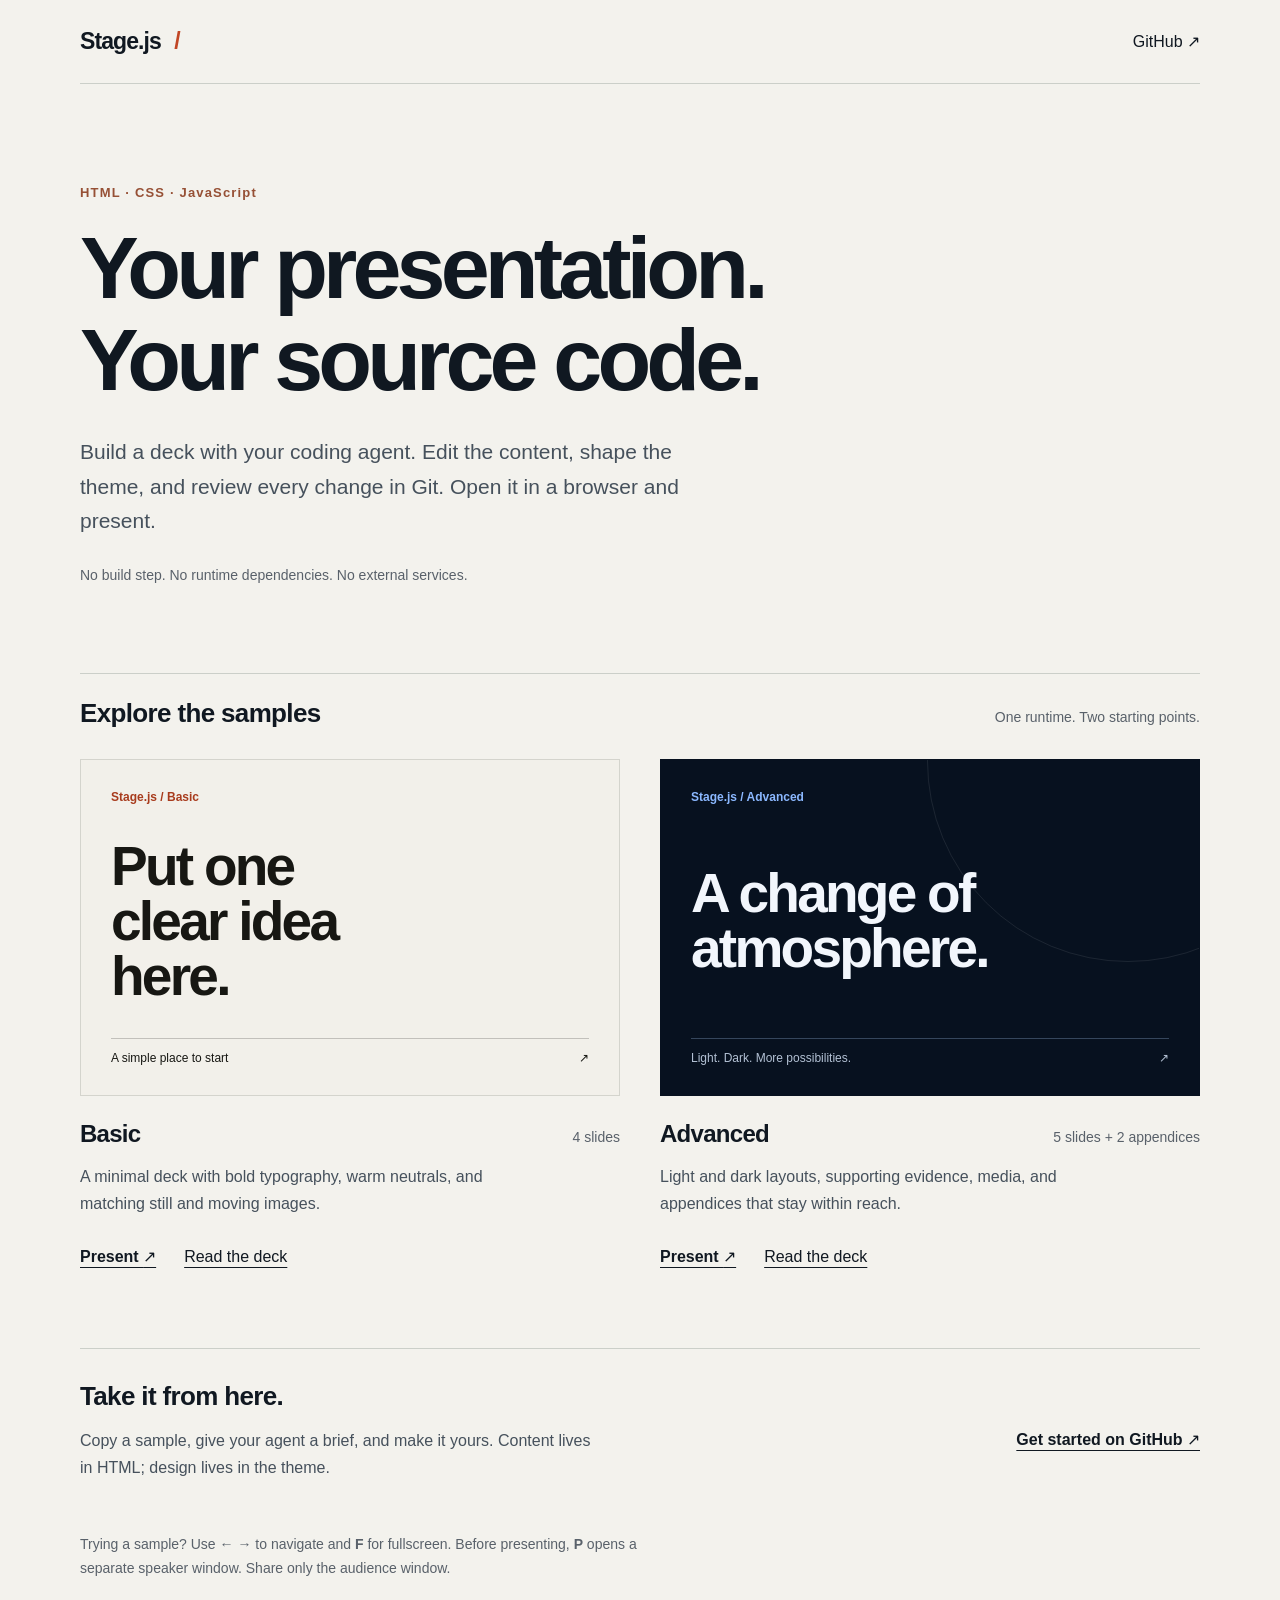
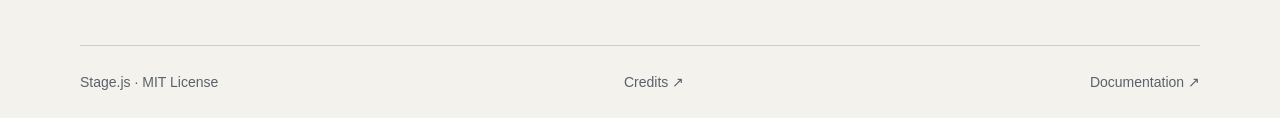
<file: index.html>
<!doctype html>
<html lang="en">
<head>
  <meta charset="utf-8">
  <meta name="viewport" content="width=device-width, initial-scale=1">
  <meta name="description" content="HTML presentations for people and coding agents. Explore Stage.js themes, local media, and presenter view.">
  <meta name="theme-color" content="#101821">
  <title>Stage.js — Presentations as source code</title>
  <link rel="stylesheet" href="site/styles.css">
</head>
<body>
  <header class="site-header"><a class="brand" href="./">Stage.js<span aria-hidden="true"> / </span></a><a href="https://github.com/tijiang13/stage-js">GitHub <span aria-hidden="true">↗</span></a></header>
  <main>
    <section class="intro" aria-labelledby="headline">
      <p class="eyebrow">HTML · CSS · JavaScript</p>
      <h1 id="headline">Your presentation.<br>Your source code.</h1>
      <p class="lede">Build a deck with your coding agent. Edit the content, shape the theme, and review every change in Git. Open it in a browser and present.</p>
      <p class="detail">No build step. No runtime dependencies. No external services.</p>
    </section>
    <section class="samples" aria-labelledby="samples-title">
      <div class="section-heading"><h2 id="samples-title">Explore the samples</h2><span>One runtime. Two starting points.</span></div>
      <div class="sample-grid">
        <article class="sample">
          <a class="preview basic" href="sample_projects/basic/" aria-label="Present the Basic sample">
            <span class="preview-label">Stage.js / Basic</span>
            <strong>Put one<br>clear idea<br>here.</strong>
            <span class="preview-footer">A simple place to start <span aria-hidden="true">↗</span></span>
          </a>
          <div class="sample-heading"><h3>Basic</h3><span>4 slides</span></div>
          <p>A minimal deck with bold typography, warm neutrals, and matching still and moving images.</p>
          <div class="sample-actions"><a href="sample_projects/basic/">Present <span aria-hidden="true">↗</span></a><a href="sample_projects/basic/?mode=read">Read the deck</a></div>
        </article>
        <article class="sample">
          <a class="preview advance" href="sample_projects/advance/" aria-label="Present the Advanced sample">
            <span class="preview-label">Stage.js / Advanced</span>
            <strong>A change of<br>atmosphere.</strong>
            <span class="preview-footer">Light. Dark. More possibilities. <span aria-hidden="true">↗</span></span>
          </a>
          <div class="sample-heading"><h3>Advanced</h3><span>5 slides + 2 appendices</span></div>
          <p>Light and dark layouts, supporting evidence, media, and appendices that stay within reach.</p>
          <div class="sample-actions"><a href="sample_projects/advance/">Present <span aria-hidden="true">↗</span></a><a href="sample_projects/advance/?mode=read">Read the deck</a></div>
        </article>
      </div>
    </section>
    <section class="getting-started" aria-labelledby="start-title"><div><h2 id="start-title">Take it from here.</h2><p>Copy a sample, give your agent a brief, and make it yours. Content lives in HTML; design lives in the theme.</p></div><a href="https://github.com/tijiang13/stage-js#readme">Get started on GitHub <span aria-hidden="true">↗</span></a></section>
    <p class="keyboard-help">Trying a sample? Use ← → to navigate and <kbd>F</kbd> for fullscreen. Before presenting, <kbd>P</kbd> opens a separate speaker window. Share only the audience window.</p>
  </main>
  <footer class="site-footer"><span>Stage.js · <a href="LICENSE">MIT License</a></span><a href="https://github.com/tijiang13/stage-js#license-and-credits">Credits <span aria-hidden="true">↗</span></a><a href="https://github.com/tijiang13/stage-js/tree/main/docs">Documentation <span aria-hidden="true">↗</span></a></footer>
</body>
</html>
</file>
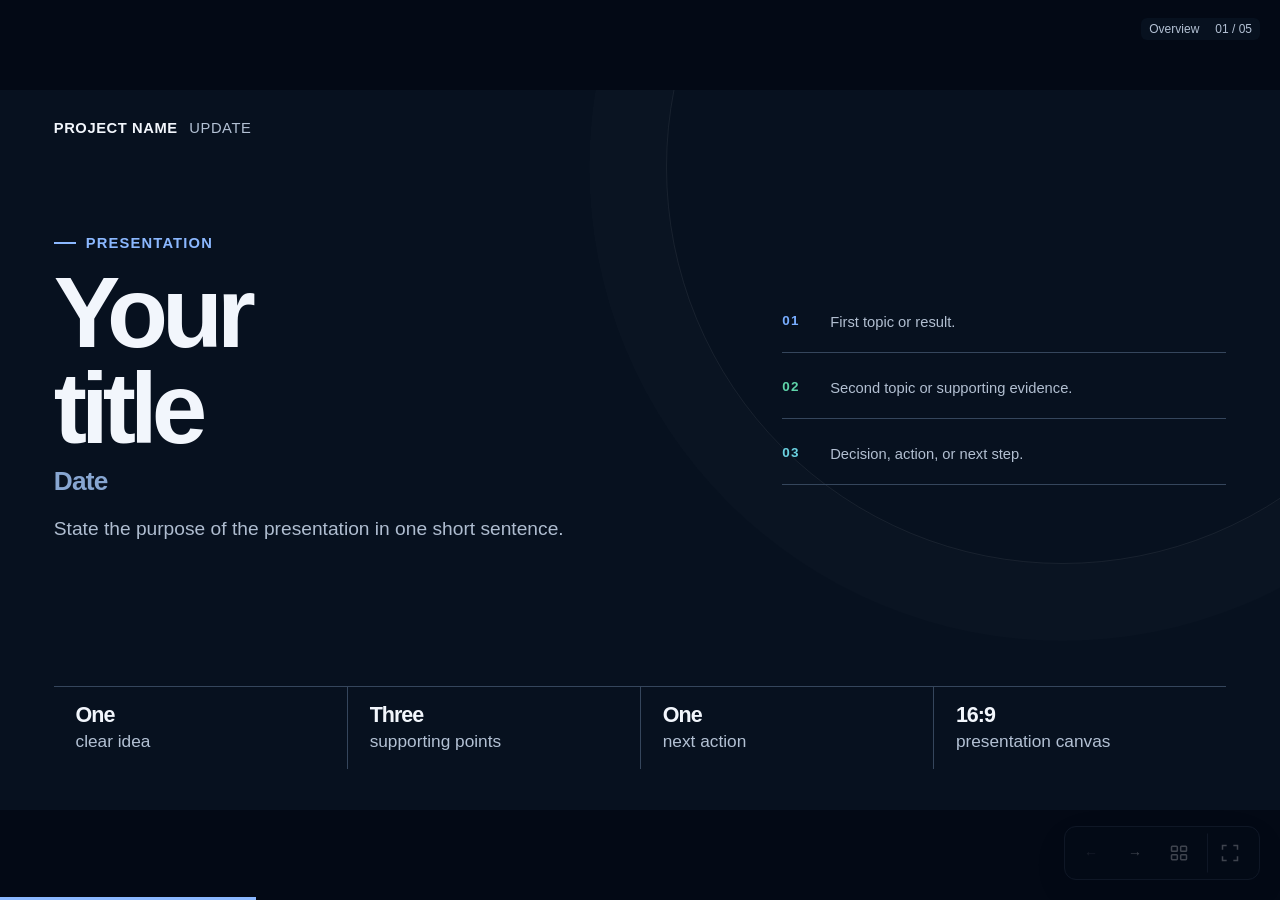
<file: sample_projects/advance/index.html>
<!doctype html>
<html lang="en">
<head>
  <meta charset="utf-8">
  <meta name="viewport" content="width=device-width, initial-scale=1">
  <meta name="theme-color" content="#07111f">
  <meta name="description" content="Reusable dual-mode HTML presentation template.">
  <title>Stage.js · Advanced sample</title>
  <link rel="stylesheet" href="../../stage-js/deck.css">
  <link rel="stylesheet" href="../../stage-js/media-viewer.css">
  <link rel="stylesheet" href="../../theme/advance.css">
  <link rel="stylesheet" href="../../stage-js/print.css" media="print">
</head>
<body class="mode-present">
  <a class="skip-link" href="#slide-01">Skip to slides</a>

  <main class="deck" id="deck" aria-label="Advanced sample">
    <section class="slide-frame" id="slide-01" data-title="Cover" data-section="Overview" data-source-slides="template">
      <article class="slide slide-cover theme-dark">
        <div class="cover-orbit" aria-hidden="true"></div>
        <header class="slide-brand"><strong>PROJECT NAME</strong><span>UPDATE</span></header>
        <div class="cover-grid">
          <div class="cover-copy">
            <p class="eyebrow">Presentation</p>
            <h1>Your<br>title</h1>
            <p class="cover-date">Date</p>
            <p class="cover-lede">State the purpose of the presentation in one short sentence.</p>
          </div>
          <div class="status-stack" aria-label="Presentation outline">
            <div class="status-line paper"><strong>01</strong><p>First topic or result.</p></div>
            <div class="status-line model"><strong>02</strong><p>Second topic or supporting evidence.</p></div>
            <div class="status-line robot"><strong>03</strong><p>Decision, action, or next step.</p></div>
          </div>
        </div>
        <div class="metric-strip" aria-label="Key points">
          <div><strong>One</strong><span>clear idea</span></div>
          <div><strong>Three</strong><span>supporting points</span></div>
          <div><strong>One</strong><span>next action</span></div>
          <div><strong>16:9</strong><span>presentation canvas</span></div>
        </div>
        <aside class="speaker-notes">Introduce the subject, audience, and purpose.</aside>
      </article>
    </section>

    <section class="slide-frame" id="slide-02" data-title="Key message" data-section="Main" data-source-slides="template">
      <article class="slide theme-light">
        <header class="slide-head"><p class="slide-kicker">01 · Main point</p><p class="slide-number">02</p></header>
        <div class="title-row">
          <div><h2>Put one clear message<br>on each slide</h2><p class="slide-intro">Use the cards below for evidence, context, or the steps needed to support that message.</p></div>
          <div class="headline-status"><strong>3</strong><span>supporting points</span></div>
        </div>
        <div class="priority-grid">
          <article class="priority-card"><span>POINT · 01</span><h3>Evidence</h3><p>Replace this text with the strongest fact, example, or result.</p><footer>Add a source or implication</footer></article>
          <article class="priority-card"><span>POINT · 02</span><h3>Context</h3><p>Explain only the background the audience needs to understand the result.</p><footer>Keep it concise</footer></article>
          <article class="priority-card"><span>POINT · 03</span><h3>Action</h3><p>Finish with the decision or next step that follows from the evidence.</p><footer>Name an owner or deadline</footer></article>
        </div>
        <aside class="speaker-notes">Explain the headline first, then use the cards as support rather than reading them verbatim.</aside>
      </article>
    </section>

    <section class="slide-frame" id="slide-03" data-title="Image & video" data-section="Media" data-source-slides="template">
      <article class="slide theme-light sample-media-slide">
        <header class="slide-head"><p class="slide-kicker">02 · Media</p><p class="slide-number">03</p></header>
        <div class="title-row"><div><h2>One scene. Still and in motion.</h2><p class="slide-intro">Local media, ready for the stage, presenter view and print.</p></div></div>
        <div class="sample-media-grid">
          <figure class="sample-media-card">
            <div class="media-frame" data-media-zoom><img src="assets/motion-study.jpg" width="960" height="540" alt="Three colored dots arranged along concentric orbits on a dark grid."></div>
            <figcaption><strong>01 / Still image</strong><span>The first frame, preserved as a local JPEG.</span></figcaption>
          </figure>
          <figure class="sample-media-card">
            <div class="media-frame" data-media-zoom>
              <video controls muted loop playsinline data-autoplay preload="metadata" poster="assets/motion-study.jpg" aria-label="Four-second animation of colored dots moving around three orbits">
                <source src="assets/motion-study.mp4" type="video/mp4">
                Your browser cannot play this video. <a href="assets/motion-study.mp4">Open the MP4</a>.
              </video>
              <img class="print-poster" src="assets/motion-study.jpg" width="960" height="540" alt="Still frame of the orbit animation for print.">
            </div>
            <figcaption><strong>02 / Moving image</strong><span>A four-second silent loop. Use the controls to pause or seek.</span></figcaption>
          </figure>
        </div>
        <aside class="speaker-notes">Compare the still image with the moving version. Pause and seek using the video controls, then advance: playback should stop. In presenter view and PDF, the video becomes the same still image.</aside>
      </article>
    </section>

    <section class="slide-frame" id="slide-04" data-title="Dark theme" data-section="Themes" data-source-slides="sample">
      <article class="slide theme-dark">
        <header class="slide-head"><p class="slide-kicker cyan">03 · Themes</p><p class="slide-number">04</p></header>
        <div class="split-layout">
          <div class="split-copy"><p class="eyebrow">A change of atmosphere</p><h2>The same deck.<br>A darker canvas.</h2><p class="slide-intro">Light and dark slides can live together. This page uses the same navigation, notes and media behavior.</p></div>
          <figure class="sample-media-card"><div class="media-frame" data-media-zoom><img src="assets/motion-study.jpg" width="960" height="540" alt="Colored dots on three concentric orbits."></div><figcaption><strong>Local image on a dark slide</strong><span>Compare with the light media slide just before this one.</span></figcaption></figure>
        </div>
        <aside class="speaker-notes">Compare the light media slide with this dark variation. Theme choices belong to theme/advance.css; playback behavior stays in Stage.js.</aside>
      </article>
    </section>

    <section class="slide-frame" id="slide-05" data-title="Decision" data-section="Close" data-source-slides="template">
      <article class="slide theme-light decision-slide">
        <header class="slide-head"><p class="slide-kicker">04 · Close</p><p class="slide-number">05</p></header>
        <div class="decision-layout">
          <div class="decision-title"><p class="eyebrow">Before we close</p><h2>End with<br>a decision</h2><p class="slide-intro">Make the requested response explicit.</p></div>
          <ol class="decision-list">
            <li><span>01</span><div><strong>Agree</strong><p>State the decision that needs alignment.</p></div></li>
            <li><span>02</span><div><strong>Assign</strong><p>Name the owner of the next action.</p></div></li>
            <li><span>03</span><div><strong>Schedule</strong><p>Set the next checkpoint or deadline.</p></div></li>
          </ol>
        </div>
        <footer class="closing-footer"><strong>PROJECT NAME</strong><span>Press O to explore the appendices</span></footer>
        <aside class="speaker-notes">Pause here and confirm the decision, owner, and next checkpoint.</aside>
      </article>
    </section>

    <section class="slide-frame" id="appendix-light" data-title="Light appendix" data-section="Appendix" data-appendix="true">
      <article class="slide theme-light appendix-slide">
        <header class="slide-head"><p class="slide-kicker">Appendix · Extra detail</p><p class="slide-number">A1</p></header>
        <div class="appendix-layout"><div><p class="eyebrow">For questions</p><h2>Keep extra detail within reach.</h2><p class="slide-intro">The main sequence stops at the closing slide. Open this appendix from Overview or the presenter slide picker.</p></div><a class="detail-card" href="#slide-05"><span>Return to the discussion</span><strong>Back to the closing slide</strong><p>Internal slide links work alongside keyboard navigation.</p><b aria-hidden="true">↗</b></a></div>
        <aside class="speaker-notes">This appendix is excluded from the main slide count. Next moves to A2; the card returns to the closing slide.</aside>
      </article>
    </section>

    <section class="slide-frame" id="appendix-dark" data-title="Dark appendix" data-section="Appendix" data-appendix="true">
      <article class="slide theme-dark appendix-slide">
        <header class="slide-head"><p class="slide-kicker cyan">Appendix · Media detail</p><p class="slide-number">A2</p></header>
        <div class="split-layout"><div class="split-copy"><p class="eyebrow">On demand</p><h2>Play only when needed.</h2><p class="slide-intro">This video starts manually. Use the controls to play, pause or seek. Leaving the slide pauses playback.</p></div><figure class="sample-media-card"><div class="media-frame" data-media-zoom><video controls muted playsinline preload="metadata" poster="assets/motion-study.jpg" aria-label="Manually controlled orbit animation"><source src="assets/motion-study.mp4" type="video/mp4"></video><img class="print-poster" src="assets/motion-study.jpg" width="960" height="540" alt="Still frame of the orbit animation."></div><figcaption><strong>Manual video playback</strong><span>Presenter view and print use the poster image.</span></figcaption></figure></div>
        <aside class="speaker-notes">Play this clip only if useful for the discussion. This is the final appendix, so Next is disabled.</aside>
      </article>
    </section>
  </main>

  <script src="../../stage-js/presenter.js"></script>
  <script src="../../stage-js/controls.js"></script>
  <script src="../../stage-js/media.js"></script>
  <script src="../../stage-js/deck.js"></script>
  <script src="../../stage-js/media-viewer.js"></script>
</body>
</html>
</file>
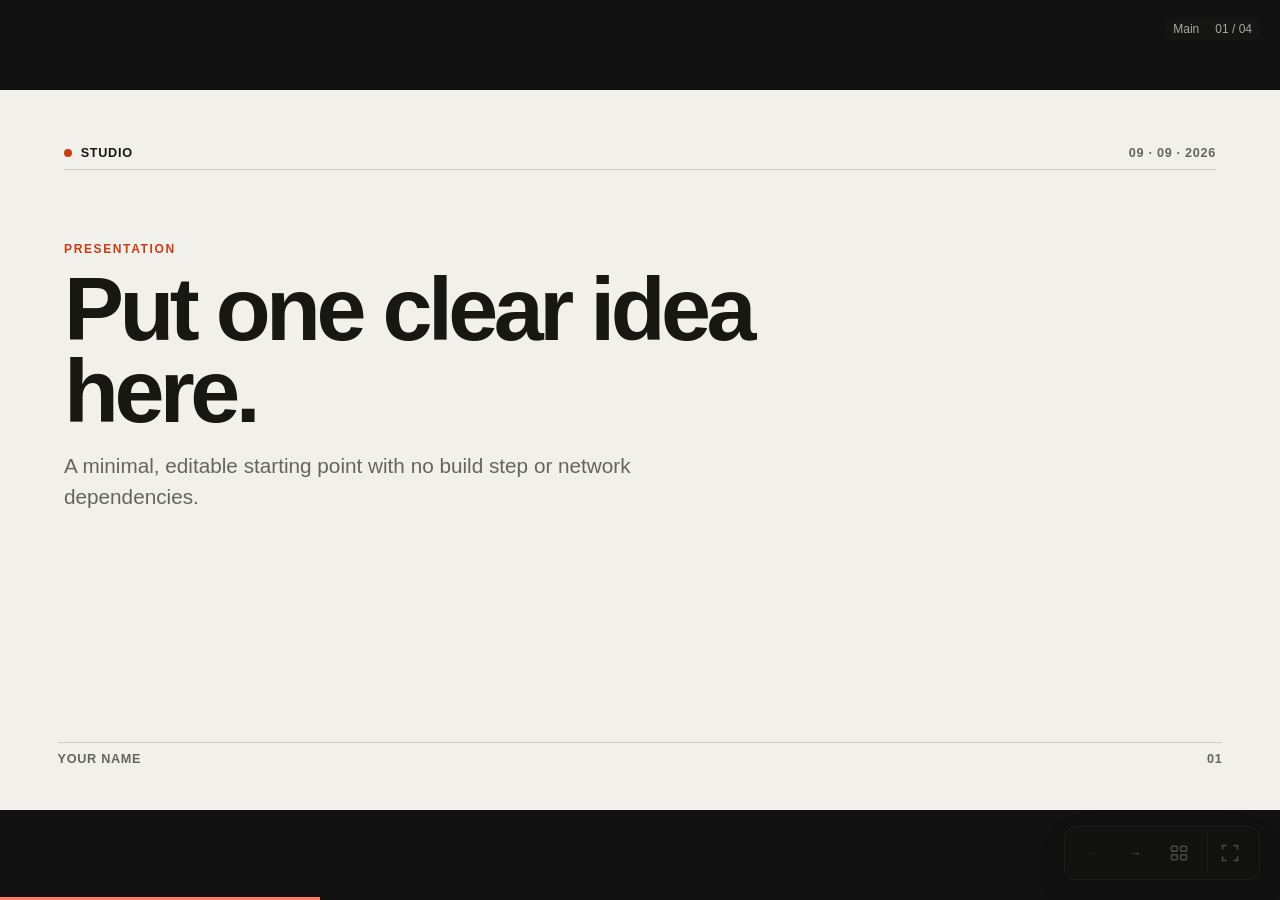
<file: sample_projects/basic/index.html>
<!doctype html>
<html lang="en">
<head>
  <meta charset="utf-8">
  <meta name="viewport" content="width=device-width, initial-scale=1">
  <meta name="theme-color" content="#f2f0ea">
  <meta name="description" content="A small, dependency-free HTML slide deck.">
  <title>Minimal deck</title>
  <link rel="stylesheet" href="../../stage-js/deck.css">
  <link rel="stylesheet" href="../../stage-js/media-viewer.css">
  <link rel="stylesheet" href="../../theme/basic.css">
  <link rel="stylesheet" href="../../stage-js/print.css" media="print">
</head>
<body class="mode-present">
  <a class="skip-link" href="#slide-1">Skip to slides</a>

  <main class="deck" id="deck" aria-label="Minimal presentation">
    <section class="slide-frame" id="slide-1" data-title="Cover" data-section="Main" data-source-slides="sample">
      <article class="slide">
      <header class="topline"><span class="mark">Studio</span><span>09 · 09 · 2026</span></header>
      <div class="cover-copy">
        <p class="kicker">Presentation</p>
        <h1>Put one clear idea here.</h1>
        <p class="lede">A minimal, editable starting point with no build step or network dependencies.</p>
      </div>
      <footer class="footer"><span>Your name</span><span>01</span></footer>
      <aside class="speaker-notes">Introduce the subject, audience, and purpose.</aside>

      </article>
    </section>

    <section class="slide-frame" id="slide-2" data-title="Key message" data-section="Main" data-source-slides="sample">
      <article class="slide dark">
      <header class="topline"><span class="mark">Key message</span><span>02</span></header>
      <div class="statement">
        <h2>Make the point impossible to miss.</h2>
        <div class="support" aria-label="Supporting points">
          <article><strong>01</strong><p>Replace this line with the first piece of evidence.</p></article>
          <article><strong>02</strong><p>Use a second line only when it strengthens the point.</p></article>
          <article><strong>03</strong><p>End with the decision or action the audience should take.</p></article>
        </div>
      </div>
      <footer class="footer"><span>Presentation</span><span>02</span></footer>
      <aside class="speaker-notes">Explain the main point, then support it with the evidence.</aside>

      </article>
    </section>

    <section class="slide-frame" id="slide-3" data-title="Image & video" data-section="Main" data-source-slides="sample">
      <article class="slide sample-media-slide">
      <header class="topline"><span class="mark">Media</span><span>03</span></header>
      <h2>One scene. Still and in motion.</h2>
      <p class="sample-intro">Local media, ready for the stage, presenter view and print.</p>
      <div class="sample-media-grid">
          <figure class="sample-media-card">
            <div class="media-frame" data-media-zoom><img src="assets/motion-study.jpg" width="960" height="540" alt="Three colored dots arranged along concentric orbits on a dark grid."></div>
            <figcaption><strong>01 / Still image</strong><span>The first frame, preserved as a local JPEG.</span></figcaption>
          </figure>
          <figure class="sample-media-card">
            <div class="media-frame" data-media-zoom>
              <video controls muted loop playsinline data-autoplay preload="metadata" poster="assets/motion-study.jpg" aria-label="Four-second animation of colored dots moving around three orbits">
                <source src="assets/motion-study.mp4" type="video/mp4">
                Your browser cannot play this video. <a href="assets/motion-study.mp4">Open the MP4</a>.
              </video>
              <img class="print-poster" src="assets/motion-study.jpg" width="960" height="540" alt="Still frame of the orbit animation for print.">
            </div>
            <figcaption><strong>02 / Moving image</strong><span>A four-second silent loop. Use the controls to pause or seek.</span></figcaption>
          </figure>
        </div>
      <aside class="speaker-notes">Compare the still image with the moving version. Pause and seek using the video controls, then advance: playback should stop. In presenter view and PDF, the video becomes the same still image.</aside>
      <footer class="footer"><span>Image / Video</span><span>03</span></footer>

      </article>
    </section>

    <section class="slide-frame" id="slide-4" data-title="Close" data-section="Main" data-source-slides="sample">
      <article class="slide">
      <header class="topline"><span class="mark">Close</span><span>04</span></header>
      <div class="closing">
        <p class="kicker">End</p>
        <h2>Thank you.</h2>
        <p>name@example.com</p>
      </div>
      <footer class="footer"><span>Questions</span><span>04</span></footer>
      <aside class="speaker-notes">Invite questions and confirm the next step.</aside>

      </article>
    </section>
  </main>

  <script src="../../stage-js/presenter.js"></script>
  <script src="../../stage-js/controls.js"></script>
  <script src="../../stage-js/media.js"></script>
  <script src="../../stage-js/deck.js"></script>
  <script src="../../stage-js/media-viewer.js"></script>
</body>
</html>
</file>
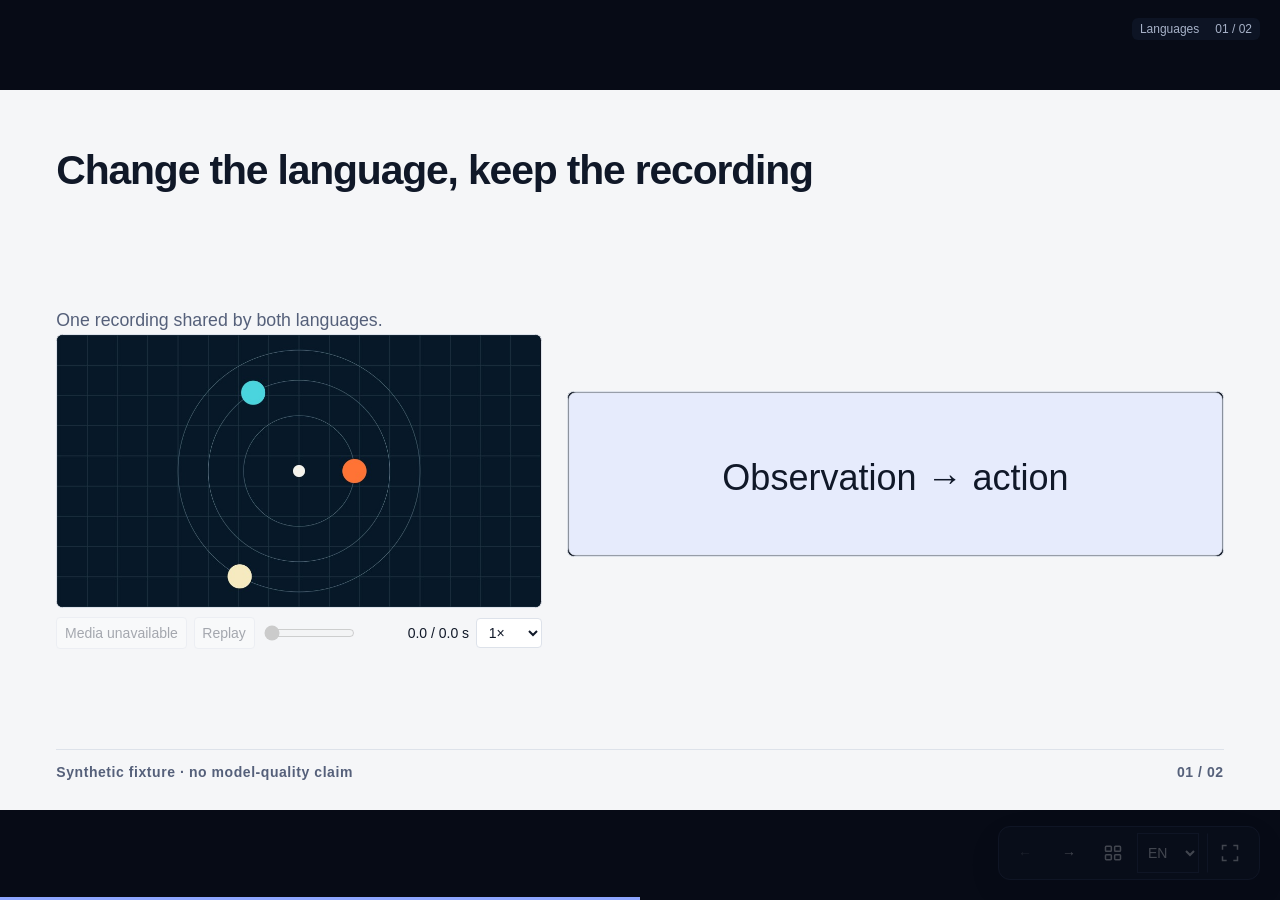
<file: sample_projects/multilingual/index.html>
<!doctype html>
<html lang="en">
<head>
  <meta charset="utf-8">
  <meta name="viewport" content="width=device-width, initial-scale=1">
  <link rel="icon" href="data:,">
  <title data-i18n="document.title">Stage.js · Same-slide languages</title>
  <link rel="stylesheet" href="../../stage-js/deck.css">
  <link rel="stylesheet" href="../../stage-js/media-player.css">
  <link rel="stylesheet" href="../../stage-js/media-viewer.css">
  <link rel="stylesheet" href="../../theme/report.css">
  <link rel="stylesheet" href="../../stage-js/print.css" media="print">
</head>
<body class="mode-present">
  <main class="deck" id="deck">
    <section class="slide-frame" id="recording" data-title="Change the language, keep the recording" data-section="Languages" data-source-slides="synthetic" data-i18n-attr="data-title:recording.title;data-section:recording.section">
      <article class="slide">
        <div class="slide-title"><h2 data-i18n="recording.title">Change the language, keep the recording</h2></div>
        <div class="slide-body center">
          <div class="evidence-layout">
            <div data-media-player>
              <figure class="media-card">
                <figcaption data-i18n="recording.caption">One recording shared by both languages.</figcaption>
                <div class="media-frame" data-media-zoom data-media-click-expand>
                  <video muted loop playsinline data-autoplay preload="metadata" poster="assets/motion-study.jpg" aria-label="Local synthetic recording" data-i18n-attr="aria-label:recording.alt"><source src="assets/motion-study.mp4" type="video/mp4"></video>
                  <img class="print-poster" src="assets/motion-study.jpg" alt="Local synthetic recording" data-i18n-attr="alt:recording.alt">
                </div>
              </figure>
            </div>
            <figure class="media-card natural">
              <div class="media-frame" data-media-zoom><img src="assets/flow-en.svg" alt="Observation and action diagram" data-i18n-attr="src:asset.flow;alt:flow.alt"></div>
            </figure>
          </div>
        </div>
        <footer class="slide-foot"><span data-i18n="fixture.footer">Synthetic fixture · no model-quality claim</span><span>01 / 02</span></footer>
        <aside class="speaker-notes" data-i18n="speaker.note">This note stays in the speaker's authored language.</aside>
      </article>
    </section>
    <section class="slide-frame" id="summary" data-title="Fallback text stays readable" data-section="Fallback" data-source-slides="synthetic" data-i18n-attr="data-title:summary.title;data-section:summary.section">
      <article class="slide">
        <div class="slide-title"><h2 data-i18n="summary.title">Fallback text stays readable</h2></div>
        <div class="slide-body center"><p data-i18n="untranslated.example">Untranslated labels use the authored default.</p></div>
        <footer class="slide-foot"><span data-i18n="fixture.footer">Synthetic fixture · no model-quality claim</span><span>02 / 02</span></footer>
        <aside class="speaker-notes">This second note also stays unchanged when the audience language switches.</aside>
      </article>
    </section>
  </main>
  <script type="application/json" data-stage-i18n>{
  "default": "en",
  "languages": {
    "en": "EN",
    "zh-CN": "中文"
  },
  "messages": {
    "zh-CN": {
      "document.title": "Stage.js · 同页多语言示例",
      "recording.title": "切换语言，保留同一录像",
      "recording.section": "多语言示例",
      "recording.caption": "中英文共用同一段录像。",
      "recording.alt": "本地合成录像示例",
      "flow.alt": "观测与动作示意图",
      "asset.flow": "assets/flow-zh.svg",
      "summary.title": "未翻译内容保留原文",
      "summary.section": "默认语言回退",
      "speaker.note": "这段不应替换讲者原文。",
      "fixture.footer": "合成示例 · 不代表模型质量"
    }
  }
}</script>
  <script src="../../stage-js/i18n.js"></script>
  <script src="../../stage-js/presenter.js"></script>
  <script src="../../stage-js/controls.js"></script>
  <script src="../../stage-js/media.js"></script>
  <script src="../../stage-js/deck.js"></script>
  <script src="../../stage-js/media-player.js"></script>
  <script src="../../stage-js/media-viewer.js"></script>
</body>
</html>
</file>
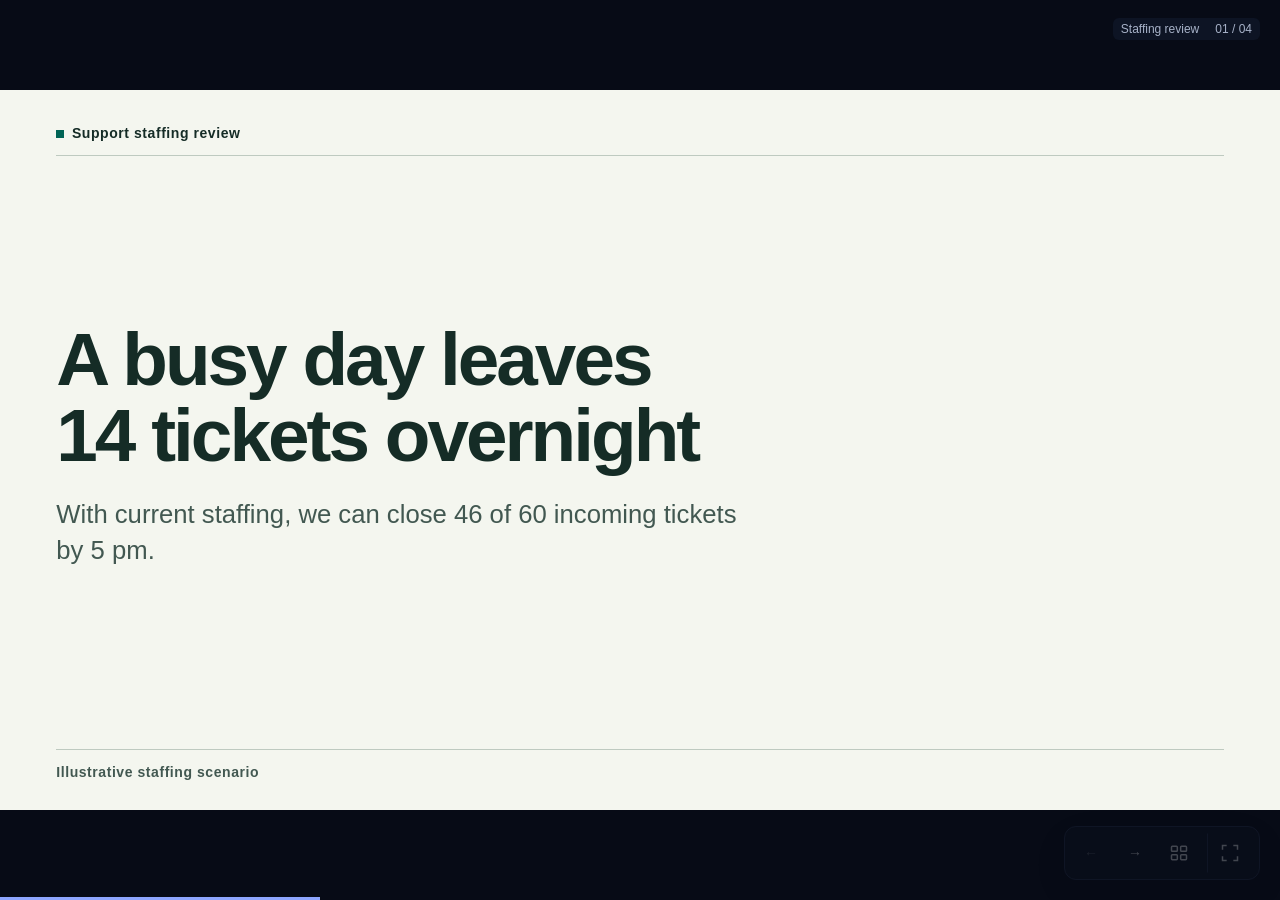
<file: sample_projects/report/index.html>
<!doctype html>
<html lang="en">
<head>
  <meta charset="utf-8">
  <meta name="viewport" content="width=device-width, initial-scale=1">
  <meta name="description" content="A short support staffing review with a synchronized queue replay and live forecast.">
  <title>Support queue review · Stage.js</title>
  <link rel="stylesheet" href="../../stage-js/deck.css">
  <link rel="stylesheet" href="../../stage-js/media-player.css">
  <link rel="stylesheet" href="../../stage-js/media-viewer.css">
  <link rel="stylesheet" href="../../theme/report.css">
  <link rel="stylesheet" href="../../stage-js/print.css" media="print">
  <style>
    .queue-slide {
      --paper: #f4f6ef;
      --ink: #152c26;
      --muted: #425851;
      --line: #becac0;
      --accent: #006455;
      --accent-soft: #e3efe7;
      --carryover-track: #f2cbb9;
      --carryover-ink: #8a331c;
    }
    .queue-slide.cover h1 { max-width: 72cqw; }
    .queue-slide .lead { max-width: 60cqw; }
    .queue-replay-layout { grid-template-columns: minmax(0, 2.3fr) minmax(0, 1fr); }
    .queue-replay .stage-media-controls { margin-top: 0; }
    .queue-chapters { display: flex; flex-wrap: wrap; gap: calc(var(--u) * .5); font-size: var(--t-xs); }
    .queue-slide .queue-chapters button {
      min-height: 36px;
      background: var(--surface);
      color: var(--ink);
      border: 1px solid var(--line);
      border-radius: 4px;
      padding: calc(var(--u) * .35) calc(var(--u) * .65);
    }
    .queue-slide .queue-chapters button:hover:not(:disabled) { border-color: var(--accent); background: var(--accent-soft); }
    .queue-slide .queue-chapters button:focus-visible { outline-color: var(--accent); }
    .queue-outcome { padding-left: calc(var(--u) * 1.2); border-left: 1px solid var(--line); }
    .queue-outcome dl { display: grid; gap: calc(var(--u) * .65); margin-top: var(--u); }
    .queue-outcome dt { color: var(--muted); font-size: var(--t-s); }
    .queue-outcome dd { font-size: var(--t-num); font-weight: 700; line-height: 1.15; font-variant-numeric: tabular-nums; }
    .queue-controls {
      display: grid;
      grid-template-columns: repeat(2, minmax(0, 1fr));
      gap: var(--u);
      color: var(--ink);
      font-size: var(--t-m);
    }
    .queue-controls label { display: grid; gap: calc(var(--u) * .3); font-weight: 600; }
    .queue-controls select {
      width: 100%;
      min-height: 44px;
      padding: calc(var(--u) * .45) calc(var(--u) * .75);
      background: var(--surface);
      color: var(--ink);
      border: 1px solid var(--line);
      border-radius: 4px;
    }
    .queue-controls select:focus-visible { outline: 3px solid var(--accent); outline-offset: 3px; }
    .queue-results { display: grid; gap: var(--u); }
    .queue-results figcaption { color: var(--muted); }
    .queue-counts, .queue-values { display: flex; justify-content: space-between; flex-wrap: wrap; gap: calc(var(--u) * .4) var(--u); }
    .queue-values { font-weight: 600; font-variant-numeric: tabular-nums; }
    .queue-values [data-carryover]:not([data-carryover="0"]) { color: var(--carryover-ink); }
    .queue-track {
      height: calc(var(--u) * 1.5);
      min-height: 12px;
      margin-top: calc(var(--u) * .4);
      background: linear-gradient(to right, var(--accent) var(--closed-share), var(--carryover-track) var(--closed-share));
    }
    .queue-pilot { display: grid; grid-template-columns: minmax(0, 1.35fr) minmax(0, 1fr); gap: calc(var(--u) * 2.5); }
    .queue-pilot h3 { margin-bottom: calc(var(--u) * .55); }
    .queue-pilot .rtable { background: var(--surface); }
    .queue-assumptions { color: var(--muted); font-size: var(--t-s); }
    @media (max-width: 760px) {
      body.mode-read .queue-slide.cover h1, body.mode-read .queue-slide .lead { max-width: none; }
      body.mode-read .queue-controls, body.mode-read .queue-pilot { grid-template-columns: 1fr; }
      body.mode-read .queue-counts { flex-direction: column; }
      body.mode-read .queue-outcome dl { grid-template-columns: 1fr 1fr; }
      body.mode-read .queue-slide .queue-chapters button { min-height: 44px; }
    }
  </style>
</head>
<body class="mode-present">
  <a class="skip-link" href="#backlog">Skip to slides</a>
  <main class="deck" id="deck" aria-label="Support queue review">
    <section class="slide-frame" id="backlog" data-title="A busy day leaves 14 tickets overnight" data-section="Staffing review" data-source-slides="illustrative staffing scenario">
      <article class="slide queue-slide cover">
        <header class="slide-head"><span class="brand">Support staffing review</span></header>
        <div class="slide-body">
          <h1>A busy day leaves<br>14 tickets overnight</h1>
          <p class="lead">With current staffing, we can close 46 of 60 incoming tickets by 5 pm.</p>
        </div>
        <footer class="slide-foot">Illustrative staffing scenario</footer>
        <aside class="speaker-notes">We need to decide when to set aside extra time for the queue. Start with a busy day, when a fresh queue of 60 tickets would leave 14 open at closing. The numbers are illustrative.</aside>
      </article>
    </section>

    <!-- The simulated queue starts empty. Hourly arrivals: 4, 5, 5, 6, 12, 13, 8, 7.
         Completions under current staffing: 4, 5, 5, 6, 6, 7, 7, 6.
         With coverage: the same until 3 pm, then 15 and 12. -->
    <section class="slide-frame" id="replay" data-title="Two extra hours clear the busy-day queue" data-section="Staffing review" data-source-slides="illustrative matched queue replay">
      <article class="slide queue-slide">
        <div class="slide-title">
          <h2>Two extra hours clear the busy-day queue</h2>
          <p class="lead">Both replays use the same 60 arrivals. Extra coverage starts at 3 pm.</p>
        </div>
        <div class="slide-body center">
          <div class="evidence-layout queue-replay-layout">
            <div class="evidence-preview">
              <div class="comparison queue-replay" id="queue-replay" data-media-player data-media-zoom="group" data-media-click-expand>
                <figure class="media-card">
                  <figcaption>Current staffing</figcaption>
                  <div class="media-frame">
                    <video muted playsinline preload="metadata" poster="replay/queue-current.jpg" aria-label="Simulated queue with current staffing, ending with 14 open tickets">
                      <source src="replay/queue-current.mp4" type="video/mp4">
                    </video>
                    <img class="print-poster" src="replay/queue-current.jpg" alt="At 5 pm, 14 tickets remain open with current staffing">
                  </div>
                </figure>
                <figure class="media-card">
                  <figcaption>Two extra hours</figcaption>
                  <div class="media-frame">
                    <video muted playsinline preload="metadata" poster="replay/queue-covered.jpg" aria-label="Simulated queue with extra coverage from 3 pm to 5 pm, ending with all tickets closed">
                      <source src="replay/queue-covered.mp4" type="video/mp4">
                    </video>
                    <img class="print-poster" src="replay/queue-covered.jpg" alt="At 5 pm, all tickets are closed with two extra hours of coverage">
                  </div>
                </figure>
              </div>
              <div class="queue-chapters presentation-ui" role="group" aria-label="Jump to a point in both replays">
                <button type="button" data-replay-time="6" disabled>3 pm coverage starts</button>
                <button type="button" data-replay-time="8" disabled>5 pm close</button>
              </div>
            </div>
            <div class="queue-outcome">
              <h3>At 5 pm</h3>
              <dl>
                <div><dt>Current staffing</dt><dd>14 open</dd></div>
                <div><dt>Two extra hours</dt><dd>0 open</dd></div>
              </dl>
            </div>
          </div>
        </div>
        <footer class="slide-foot">Simulated day. The replay holds at 5 pm.</footer>
        <aside class="speaker-notes">Start at the 3 pm marker. Both queues have 12 open tickets when extra coverage begins. Play the two replays together or jump to closing so the audience can see how adding coverage late in the day changes carryover. The same hour-by-hour arrivals drive both simulations.</aside>
      </article>
    </section>

    <section class="slide-frame" id="coverage" data-title="Try adding two hours of coverage" data-section="Staffing review" data-source-slides="illustrative staffing scenario">
      <article class="slide queue-slide">
        <div class="slide-title">
          <h2>What does extra coverage buy us?</h2>
        </div>
        <div class="slide-body center">
          <form class="queue-controls presentation-ui" id="queue-controls">
            <label>Expected demand
              <select name="demand">
                <option value="60">Busy day (60 tickets)</option>
                <option value="44">Typical day (44 tickets)</option>
              </select>
            </label>
            <label>Extra coverage
              <select name="hours">
                <option value="0">None</option>
                <option value="1">1 hour</option>
                <option value="2" selected>2 hours</option>
              </select>
            </label>
          </form>
          <figure class="queue-results" aria-live="polite" aria-atomic="true">
            <figcaption id="queue-demand">Busy day (60 tickets)</figcaption>
            <div data-queue-result style="--closed-share: 76.6667%">
              <div class="queue-counts">
                <h3>Current coverage</h3>
                <p class="queue-values"><span data-closed>46 closed</span><span data-carryover="14">14 carry over</span></p>
              </div>
              <div class="queue-track" aria-hidden="true"></div>
            </div>
            <div data-queue-result style="--closed-share: 100%">
              <div class="queue-counts">
                <h3 id="queue-plan">With 2 extra hours</h3>
                <p class="queue-values"><span data-closed>60 closed</span><span data-carryover="0">0 carry over</span></p>
              </div>
              <div class="queue-track" aria-hidden="true"></div>
            </div>
          </figure>
          <p class="queue-assumptions">The model assumes 46 tickets at current staffing and 8 more per extra staff hour.</p>
        </div>
        <footer class="slide-foot">Carryover at 5 pm</footer>
        <aside class="speaker-notes">On the busy day, two extra hours clear the queue. Choose one hour to show why it falls short by six tickets. Then switch to the typical day and show that regular coverage is enough. Each bar represents that day's incoming tickets.</aside>
      </article>
    </section>

    <section class="slide-frame" id="decision" data-title="Approve a one-week staffing pilot" data-section="Staffing review" data-source-slides="illustrative staffing scenario">
      <article class="slide queue-slide">
        <div class="slide-title"><h2>Approve a one-week staffing pilot</h2></div>
        <div class="slide-body center">
          <div class="queue-pilot">
            <div>
              <table class="rtable">
                <thead><tr><th scope="col">Expected tickets</th><th scope="col">Extra coverage</th></tr></thead>
                <tbody>
                  <tr><td>46 or fewer</td><td>None</td></tr>
                  <tr><td>47–54</td><td>1 hour</td></tr>
                  <tr><td>55–62</td><td>2 hours</td></tr>
                  <tr><td>63 or more</td><td>Escalate to the queue lead</td></tr>
                </tbody>
              </table>
            </div>
            <div>
              <h3>Review the pilot Friday</h3>
              <p>The queue lead will track tickets left at 5 pm and extra staff hours used each day.</p>
            </div>
          </div>
        </div>
        <aside class="speaker-notes">Ask for approval to protect up to two staff hours per day next week. Use the thresholds to decide how much time to protect. On Friday, compare the daily carryover with the extra time spent.</aside>
      </article>
    </section>
  </main>
  <script src="../../stage-js/presenter.js"></script>
  <script src="../../stage-js/controls.js"></script>
  <script src="../../stage-js/media.js"></script>
  <script src="../../stage-js/deck.js"></script>
  <script src="../../stage-js/media-player.js"></script>
  <script src="../../stage-js/media-viewer.js"></script>
  <script>
    const replay = document.querySelector('#queue-replay');
    const replayPlayer = StageComponents.mountMediaPlayer(replay);
    const replayClips = [...replay.querySelectorAll('video')];
    const replayChapters = [...document.querySelectorAll('[data-replay-time]')];

    function updateReplayChapters() {
      const ready = replayClips.every(clip => Number.isFinite(clip.duration) && !clip.error);
      replayChapters.forEach(button => { button.disabled = !ready; });
    }

    replayClips.forEach(clip => {
      clip.addEventListener('loadedmetadata', updateReplayChapters);
      clip.addEventListener('error', updateReplayChapters);
    });
    replayChapters.forEach(button => button.addEventListener('click', () => {
      replayPlayer.setPlaying(false);
      replayPlayer.seek(Number(button.dataset.replayTime));
    }));
    updateReplayChapters();

    const baselineCapacity = 46;
    const extraHourlyCapacity = 8;
    const coverage = document.querySelector('#queue-controls');
    const [current, proposed] = document.querySelectorAll('[data-queue-result]');

    function showCoverage(row, demand, capacity) {
      const closed = Math.min(demand, capacity);
      const carryover = row.querySelector('[data-carryover]');
      row.querySelector('[data-closed]').textContent = `${closed} closed`;
      carryover.dataset.carryover = demand - closed;
      carryover.textContent = `${carryover.dataset.carryover} carry over`;
      row.style.setProperty('--closed-share', `${closed / demand * 100}%`);
    }

    function updateQueue() {
      const demand = Number(coverage.elements.demand.value);
      const hours = Number(coverage.elements.hours.value);
      document.querySelector('#queue-demand').textContent = coverage.elements.demand.selectedOptions[0].textContent;
      document.querySelector('#queue-plan').textContent = `With ${hours} extra ${hours === 1 ? 'hour' : 'hours'}`;
      showCoverage(current, demand, baselineCapacity);
      showCoverage(proposed, demand, baselineCapacity + hours * extraHourlyCapacity);
      coverage.dispatchEvent(new Event('stage:contentchange', { bubbles: true }));
    }

    coverage.addEventListener('change', updateQueue);
    updateQueue();
  </script>
</body>
</html>
</file>
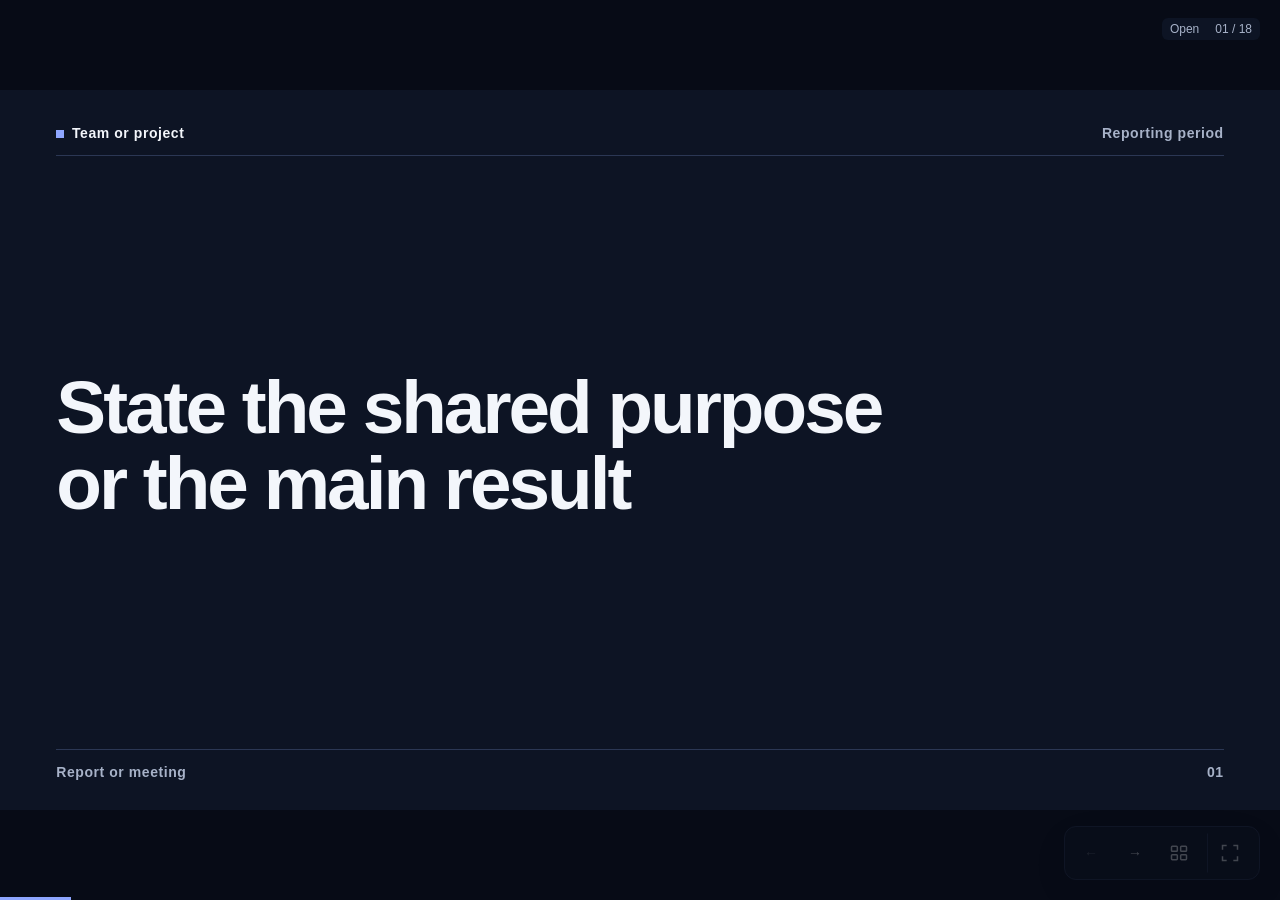
<file: sample_projects/report/page-types.html>
<!doctype html>
<html lang="en">
<head>
  <meta charset="utf-8">
  <meta name="viewport" content="width=device-width, initial-scale=1">
  <meta name="theme-color" content="#0d1424">
  <meta name="description" content="Page types for business reports: cover, highlights, evidence, media, tables, status, timeline, options and asks.">
  <title>Stage.js · Report page types</title>
  <link rel="stylesheet" href="../../stage-js/deck.css">
  <link rel="stylesheet" href="../../stage-js/media-player.css">
  <link rel="stylesheet" href="../../stage-js/media-viewer.css">
  <link rel="stylesheet" href="../../theme/report.css">
  <link rel="stylesheet" href="../../stage-js/print.css" media="print">
</head>
<body class="mode-present">
  <a class="skip-link" href="#cover">Skip to slides</a>

  <main class="deck" id="deck" aria-label="Report page types">
    <section class="slide-frame" id="cover" data-title="Cover" data-section="Open" data-source-slides="sample">
      <article class="slide cover dark">
        <header class="slide-head"><span class="brand">Team or project</span><span>Reporting period</span></header>
        <div class="slide-body"><h1>State the shared purpose or the main result</h1></div>
        <footer class="slide-foot"><span>Report or meeting</span><span>01</span></footer>
        <aside class="speaker-notes">Open with the purpose and the audience's reason to care. Keep the visible cover minimal; add a status chip or metadata only when the meeting needs it.</aside>
      </article>
    </section>

    <section class="slide-frame" id="highlights" data-title="Highlights" data-section="Results" data-source-slides="sample">
      <article class="slide">
        <header class="slide-head"><span class="brand">Team or project · Report name</span><span>Reporting period</span></header>
        <div class="slide-title"><p class="kicker">Highlights</p><h2>Lead with the few figures that changed, each against a comparison</h2></div>
        <div class="slide-body">
          <div class="kpis">
            <div class="kpi"><span>Measure that improved</span><strong>42.8%</strong><span class="delta good">▲ change vs last period</span></div>
            <div class="kpi"><span>Measure that got worse</span><strong>31 s</strong><span class="delta poor">▲ change vs target</span></div>
            <div class="kpi"><span>Measure with no judgement</span><strong>12 / 14</strong><span class="delta">Last period: 9 / 14</span></div>
          </div>
          <div class="cols">
            <article class="card"><p class="label">Who or which area</p><p><strong>What was achieved.</strong> One sentence on how you know.</p></article>
            <article class="card"><p class="label">Who or which area</p><p><strong>What was achieved.</strong> One sentence on how you know.</p></article>
            <article class="card"><p class="label">Who or which area</p><p><strong>What was achieved.</strong> One sentence on how you know.</p></article>
          </div>
        </div>
        <footer class="slide-foot"><span>Source of the figures and the date they were read</span><span>02</span></footer>
        <aside class="speaker-notes">Highlights page: three or four figure tiles, optionally with a row of cards that say who did what. Every figure carries its comparison. Mark a change as good or poor by its effect, not its direction.</aside>
      </article>
    </section>

    <section class="slide-frame" id="evidence" data-title="Evidence" data-section="Results" data-source-slides="sample">
      <article class="slide">
        <header class="slide-head"><span class="brand">Team or project · Report name</span><span>Reporting period</span></header>
        <div class="slide-title"><p class="kicker">Evidence</p><h2>State the finding the chart proves, then show the chart</h2></div>
        <div class="slide-body center">
          <div class="split">
            <div>
              <ul class="points">
                <li><strong>The main reading:</strong> the before and after, with the sample size.</li>
                <li><strong>A second reading</strong> that supports or qualifies it.</li>
                <li>What is still unknown or comes next.</li>
              </ul>
              <p class="callout"><strong>So what</strong>One sentence on what this result makes possible.</p>
            </div>
            <figure>
              <p class="label" style="margin-bottom: calc(var(--u) * 1.1)">What is measured, in which unit, for which period</p>
              <div class="bars">
                <div class="bar bad"><span>Category to worry about</span><i style="--v: 100%"></i><b>11.8%</b></div>
                <div class="bar hl"><span>Category in focus</span><i style="--v: 81%"></i><b>9.6%</b></div>
                <div class="bar"><span>Comparison category</span><i style="--v: 44%"></i><b>5.2%</b></div>
                <div class="bar ok"><span>Category that is fine</span><i style="--v: 31%"></i><b>3.7%</b></div>
              </div>
              <p class="source" style="margin-top: calc(var(--u) * 1.1)">How the bars are scaled, and the source.</p>
            </figure>
          </div>
        </div>
        <footer class="slide-foot"><span>Definition of the population or cohort</span><span>03</span></footer>
        <aside class="speaker-notes">Evidence page: one finding, one chart. Bars suit up to six values; set each length with --v as a percentage of the longest bar. Use a chart image for anything more complex.</aside>
      </article>
    </section>

    <section class="slide-frame" id="media" data-title="Image or video" data-section="Results" data-source-slides="sample">
      <article class="slide">
        <header class="slide-head"><span class="brand">Team or project · Report name</span><span>Reporting period</span></header>
        <div class="slide-title"><p class="kicker">Show it</p><h2>Name what the audience is about to see</h2></div>
        <div class="slide-body center">
          <div class="split media-wide">
            <figure class="media-card">
              <div class="media-frame"><img src="assets/media-placeholder.svg" width="1600" height="900" alt="Placeholder for a screenshot, chart image or recording"></div>
              <figcaption>Caption: what this is, which version, when it was captured.</figcaption>
            </figure>
            <div>
              <ul class="points">
                <li><strong>First thing to look at</strong>, and why it matters.</li>
                <li><strong>Second thing to look at.</strong></li>
                <li><strong>What is different</strong> from the previous version.</li>
              </ul>
            </div>
          </div>
        </div>
        <footer class="slide-foot"><span>Where the audience can try it themselves</span><span>04</span></footer>
        <aside class="speaker-notes">Image or video page: the real thing, large, with two or three pointers on what to look at. Replace the placeholder with a screenshot, a chart image or a short recording.</aside>
      </article>
    </section>

    <section class="slide-frame" id="list" data-title="List table" data-section="Results" data-source-slides="sample">
      <article class="slide">
        <header class="slide-head"><span class="brand">Team or project · Report name</span><span>Reporting period</span></header>
        <div class="slide-title"><p class="kicker">List</p><h2>Summarise the list in a sentence: how many, and what they add up to</h2></div>
        <div class="slide-body">
          <table class="rtable">
            <thead><tr><th style="width:30%">Item</th><th style="width:12%">Who</th><th style="width:22%">Where it stands</th><th>What it changed</th></tr></thead>
            <tbody>
              <tr><td><strong>Name of the item</strong></td><td>Owner</td><td>Live, merged, shared…</td><td>The observable effect, with figures where they exist.</td></tr>
              <tr><td><strong>Name of the item</strong></td><td>Owner</td><td>Live, merged, shared…</td><td>The observable effect, with figures where they exist.</td></tr>
              <tr><td><strong>Name of the item</strong></td><td>Owner</td><td>Live, merged, shared…</td><td>The observable effect, with figures where they exist.</td></tr>
              <tr><td><strong>Name of the item</strong></td><td>Owner</td><td>Live, merged, shared…</td><td>The observable effect, with figures where they exist.</td></tr>
            </tbody>
          </table>
          <p class="callout"><strong>Note</strong>An optional line for what the table leaves out, such as items carried over.</p>
        </div>
        <footer class="slide-foot"><span>Definition or source for the list</span><span>05</span></footer>
        <aside class="speaker-notes">List table page: one row per item, up to six rows. Rename the columns to fit: commitments with owner and due date, experiments with result, priorities with key result.</aside>
      </article>
    </section>

    <section class="slide-frame" id="scorecard" data-title="Scorecard" data-section="Status" data-source-slides="sample">
      <article class="slide">
        <header class="slide-head"><span class="brand">Team or project · Report name</span><span>Reporting period</span></header>
        <div class="slide-title"><p class="kicker">Scorecard</p><h2>Say how many targets were met, and name the one that was not</h2></div>
        <div class="slide-body">
          <table class="rtable">
            <thead><tr><th style="width:32%">Goal or measure</th><th class="r" style="width:13%">Baseline</th><th class="r" style="width:13%">Target</th><th class="r" style="width:13%">Actual</th><th style="width:14%">Result</th><th>Comment</th></tr></thead>
            <tbody>
              <tr><td><strong>A goal that was met</strong></td><td class="r dim">39.4%</td><td class="r">42.0%</td><td class="r"><strong>42.8%</strong></td><td><span class="chip ok">Achieved</span></td><td>What drove it.</td></tr>
              <tr><td><strong>A goal that is close</strong></td><td class="r dim">96 s</td><td class="r">70 s</td><td class="r"><strong>74 s</strong></td><td><span class="chip warn">Partly</span></td><td>What is still missing.</td></tr>
              <tr><td><strong>A goal that was missed</strong></td><td class="r dim">99.93%</td><td class="r">99.95%</td><td class="r"><strong>99.82%</strong></td><td><span class="chip bad">Missed</span></td><td>The cause, in a few words.</td></tr>
              <tr><td><strong>A goal not yet measured</strong></td><td class="r dim">610 ms</td><td class="r">400 ms</td><td class="r"><strong>—</strong></td><td><span class="chip">Not measured</span></td><td>When it will be.</td></tr>
            </tbody>
          </table>
        </div>
        <footer class="slide-foot"><span>Define the result words here, for example: Achieved = target met</span><span>06</span></footer>
        <aside class="speaker-notes">Scorecard page: goals or measures against target, with a status chip per row. Always write the status word; colour only supports it.</aside>
      </article>
    </section>

    <section class="slide-frame" id="health" data-title="Status cards" data-section="Status" data-source-slides="sample">
      <article class="slide">
        <header class="slide-head"><span class="brand">Team or project · Report name</span><span>Reporting period</span></header>
        <div class="slide-title"><p class="kicker">Status by dimension</p><h2>Give the overall picture: what is on track and what is not</h2></div>
        <div class="slide-body">
          <div class="cols">
            <article class="card ok"><span class="chip ok">On track</span><h3>Dimension</h3><p>The one fact that justifies this status.</p><footer>Last time: On track</footer></article>
            <article class="card warn"><span class="chip warn">At risk</span><h3>Dimension</h3><p>The one fact that justifies this status.</p><footer>Last time: On track</footer></article>
            <article class="card bad"><span class="chip bad">Off track</span><h3>Dimension</h3><p>The one fact that justifies this status.</p><footer>Last time: At risk</footer></article>
            <article class="card"><span class="chip">Not started</span><h3>Dimension</h3><p>The one fact that justifies this status.</p><footer>Last time: Not started</footer></article>
          </div>
          <p class="callout"><strong>Overall</strong>What would have to happen for the overall status to change.</p>
        </div>
        <footer class="slide-foot"><span>Define the status words here</span><span>07</span></footer>
        <aside class="speaker-notes">Status cards page: two to four dimensions such as scope, schedule, budget and quality, each with a chip, one fact and the previous status.</aside>
      </article>
    </section>

    <section class="slide-frame" id="cards" data-title="Cards" data-section="Explain" data-source-slides="sample">
      <article class="slide">
        <header class="slide-head"><span class="brand">Team or project · Report name</span><span>Reporting period</span></header>
        <div class="slide-title"><p class="kicker">Cards</p><h2>Use two to four cards for parallel ideas of equal weight</h2></div>
        <div class="slide-body">
          <div class="cols">
            <article class="card"><p class="label">First idea</p><h3>A short heading that makes a point</h3><p>Two lines of support at most.</p></article>
            <article class="card"><p class="label">Second idea</p><ul class="points"><li><strong>Lead phrase</strong> and the rest of the line.</li><li><strong>Lead phrase</strong> and the rest of the line.</li></ul></article>
            <article class="card plain"><p class="label">Third idea</p><p>A plain card has no coloured edge. Cards also come in ok, warn and bad.</p></article>
          </div>
          <p class="callout"><strong>Takeaway</strong>An optional sentence that ties the cards together.</p>
        </div>
        <footer class="slide-foot"><span>Source or assumption</span><span>08</span></footer>
        <aside class="speaker-notes">Cards page: for wins, misses and lessons; for benefit, cost and risk; for problem and why now. Keep the cards parallel in form.</aside>
      </article>
    </section>

    <section class="slide-frame" id="timeline" data-title="Timeline" data-section="Plan" data-source-slides="sample">
      <article class="slide">
        <header class="slide-head"><span class="brand">Team or project · Report name</span><span>Reporting period</span></header>
        <div class="slide-title"><p class="kicker">Timeline</p><h2>Say where things stand on the path, and what moved</h2></div>
        <div class="slide-body spread">
          <ol class="timeline">
            <li class="done"><time>Date</time><strong>Milestone done</strong><span>On time</span></li>
            <li class="done"><time>Date</time><strong>Milestone done</strong><span>Two days early</span></li>
            <li class="late"><time>Date</time><strong>Milestone late</strong><span>Was: earlier date</span></li>
            <li class="now"><time>Date · now</time><strong>Current milestone</strong><span>What it needs</span></li>
            <li><time>Date</time><strong>Future milestone</strong><span>Short note</span></li>
          </ol>
          <figure>
            <p class="label" style="margin-bottom: calc(var(--u) * 1)">Optional: progress by area</p>
            <div class="bars">
              <div class="bar ok"><span>Area complete</span><i style="--v: 100%"></i><b>5 / 5</b></div>
              <div class="bar hl"><span>Area in progress</span><i style="--v: 67%"></i><b>2 / 3</b></div>
              <div class="bar hl"><span>Area in progress</span><i style="--v: 50%"></i><b>1 / 2</b></div>
            </div>
          </figure>
        </div>
        <footer class="slide-foot"><span>Last period's values, or fixed dates that constrain the plan</span><span>09</span></footer>
        <aside class="speaker-notes">Timeline page: four to six milestones marked done, now or late. The bars underneath are optional and show progress as distance covered.</aside>
      </article>
    </section>

    <section class="slide-frame" id="options" data-title="Options" data-section="Decide" data-source-slides="sample">
      <article class="slide">
        <header class="slide-head"><span class="brand">Team or project · Report name</span><span>Reporting period</span></header>
        <div class="slide-title"><p class="kicker">Options</p><h2>Name the option you recommend and the reason in one sentence</h2></div>
        <div class="slide-body">
          <table class="rtable">
            <thead><tr><th style="width:27%">Option</th><th class="r" style="width:15%">Benefit</th><th class="r" style="width:11%">Cost</th><th class="r" style="width:11%">Time</th><th style="width:13%">Risk</th><th>Trade-off</th></tr></thead>
            <tbody>
              <tr><td><strong>A. Do nothing</strong></td><td class="r">None</td><td class="r">0</td><td class="r">—</td><td><span class="chip ok">Low</span></td><td>What stays unsolved.</td></tr>
              <tr><td><strong>B. Smaller option</strong></td><td class="r">Some</td><td class="r">Low</td><td class="r">Weeks</td><td><span class="chip ok">Low</span></td><td>What it leaves out.</td></tr>
              <tr class="pick"><td><strong>C. Recommended option</strong><small>Recommended</small></td><td class="r"><strong>Most</strong></td><td class="r">Medium</td><td class="r">Months</td><td><span class="chip warn">Medium</span></td><td>What you give up by choosing it.</td></tr>
              <tr><td><strong>D. Larger option</strong></td><td class="r">Most</td><td class="r">High</td><td class="r">Quarters</td><td><span class="chip bad">High</span></td><td>Why it is not worth the extra.</td></tr>
            </tbody>
          </table>
        </div>
        <footer class="slide-foot"><span>Where the estimates come from</span><span>10</span></footer>
        <aside class="speaker-notes">Options page: compare three or four options on the same criteria, including doing nothing. The pick class highlights the recommended row.</aside>
      </article>
    </section>

    <section class="slide-frame" id="numbers" data-title="Numbers table" data-section="Explain" data-source-slides="sample">
      <article class="slide">
        <header class="slide-head"><span class="brand">Team or project · Report name</span><span>Reporting period</span></header>
        <div class="slide-title"><p class="kicker">Numbers</p><h2>State the bottom line: the total and how it compares with plan</h2></div>
        <div class="slide-body">
          <div class="cols wide-left">
            <table class="rtable">
              <thead><tr><th>Line</th><th class="r">Plan</th><th class="r">Actual</th><th class="r">Forecast</th><th class="r">Variance</th></tr></thead>
              <tbody>
                <tr><td><strong>First line</strong></td><td class="r">380</td><td class="r">291</td><td class="r">384</td><td class="r">+4</td></tr>
                <tr><td><strong>Second line</strong></td><td class="r">90</td><td class="r">78</td><td class="r">82</td><td class="r">−8</td></tr>
                <tr><td><strong>Third line</strong></td><td class="r">60</td><td class="r">31</td><td class="r">54</td><td class="r">−6</td></tr>
                <tr class="total"><td>Total</td><td class="r">530</td><td class="r">400</td><td class="r">520</td><td class="r">−10</td></tr>
              </tbody>
            </table>
            <div class="kpis" style="grid-auto-flow: row">
              <div class="kpi"><span>Headline ratio</span><strong>75%</strong><small>what it is a share of</small></div>
              <div class="kpi"><span>Remaining</span><strong>130</strong><small>and what it is reserved for</small></div>
            </div>
          </div>
        </div>
        <footer class="slide-foot"><span>Unit, source, and the assumption behind the forecast</span><span>11</span></footer>
        <aside class="speaker-notes">Numbers page: a right-aligned table with a total row, beside one or two figures that summarise it. For budgets, headcount and capacity.</aside>
      </article>
    </section>

    <section class="slide-frame" id="risks" data-title="Risks" data-section="Status" data-source-slides="sample">
      <article class="slide">
        <header class="slide-head"><span class="brand">Team or project · Report name</span><span>Reporting period</span></header>
        <div class="slide-title"><p class="kicker">Risks and issues</p><h2>Name the risk that matters most and what it would cost</h2></div>
        <div class="slide-body">
          <table class="rtable">
            <thead><tr><th style="width:12%">Level</th><th style="width:27%">Risk or issue</th><th style="width:24%">Impact if nothing changes</th><th>What is being done</th><th style="width:11%">Owner</th></tr></thead>
            <tbody>
              <tr><td><span class="chip bad">High</span></td><td><strong>The risk, as a plain statement</strong></td><td>The consequence, with a date or an amount.</td><td>The next step and when it happens.</td><td>Name</td></tr>
              <tr><td><span class="chip warn">Medium</span></td><td><strong>The risk, as a plain statement</strong></td><td>The consequence, with a date or an amount.</td><td>The next step and when it happens.</td><td>Name</td></tr>
              <tr><td><span class="chip">Low</span></td><td><strong>The risk, as a plain statement</strong></td><td>The consequence, with a date or an amount.</td><td>The next step and when it happens.</td><td>Name</td></tr>
            </tbody>
          </table>
        </div>
        <footer class="slide-foot"><span>Define the levels here</span><span>12</span></footer>
        <aside class="speaker-notes">Risks page: three rows at most, each with impact, next step and owner. In a results-focused report, keep this page in the appendix.</aside>
      </article>
    </section>

    <section class="slide-frame" id="asks" data-title="Asks" data-section="Decide" data-source-slides="sample">
      <article class="slide">
        <header class="slide-head"><span class="brand">Team or project · Report name</span><span>Reporting period</span></header>
        <div class="slide-title"><p class="kicker">Asks and decisions</p><h2>Say how many things you need, and from whom</h2></div>
        <div class="slide-body">
          <ol class="asks">
            <li><div><strong>Start with a verb: approve, decide, confirm, fund</strong><p>Why it is needed, and what happens without it.</p></div><span class="meta"><b>Who decides</b>By when</span></li>
            <li><div><strong>Give your recommendation inside the ask</strong><p>What it costs and what it protects.</p></div><span class="meta"><b>Who decides</b>By when</span></li>
            <li><div><strong>Keep to three asks at most</strong><p>More than three means the report needs a separate meeting.</p></div><span class="meta"><b>Who decides</b>By when</span></li>
          </ol>
        </div>
        <footer class="slide-foot"><span>What happens next, or the date of the next report</span><span>13</span></footer>
        <aside class="speaker-notes">Asks page: numbered requests, each naming who decides and by when. Usually the last main page.</aside>
      </article>
    </section>

    <section class="slide-frame" id="comparison" data-title="Keep baseline and result comparable" data-section="Evidence patterns" data-source-slides="sample">
      <article class="slide">
        <header class="slide-head">
          <span class="brand">Evidence composition</span>
          <span>Authoring example</span>
        </header>
        <div class="slide-title">
          <h2>Keep baseline and result comparable</h2>
        </div>
        <div class="slide-body center">
          <div class="evidence-preview compact" data-media-examples>
            <p class="evidence-context">Both panes use the same synthetic recording; this is a player demonstration.</p>
            <div class="media-example-picker presentation-ui" role="group" aria-label="Choose comparable example">
              <button type="button" data-media-select="first" aria-pressed="true">
                <img src="assets/motion-study.jpg" alt="">
                First example
              </button>
              <button type="button" data-media-select="second" aria-pressed="false">Second example</button>
            </div>
            <div data-media-example="first">
              <div class="comparison" data-media-player data-media-zoom="group" data-media-click-expand>
                <figure class="media-card">
                  <figcaption>Baseline · first</figcaption>
                  <div class="media-frame">
                    <video muted loop playsinline data-autoplay preload="metadata" poster="assets/motion-study.jpg" aria-label="Synthetic motion-study playback fixture">
                      <source src="assets/motion-study.mp4" type="video/mp4">
                    </video>
                    <img class="print-poster" src="assets/motion-study.jpg" alt="Synthetic motion-study poster">
                  </div>
                </figure>
                <figure class="media-card">
                  <figcaption>Result · first</figcaption>
                  <div class="media-frame">
                    <video muted loop playsinline data-autoplay preload="metadata" poster="assets/motion-study.jpg" aria-label="Synthetic motion-study playback fixture">
                      <source src="assets/motion-study.mp4" type="video/mp4">
                    </video>
                    <img class="print-poster" src="assets/motion-study.jpg" alt="Synthetic motion-study poster">
                  </div>
                </figure>
              </div>
            </div>
            <div data-media-example="second" hidden>
              <div class="comparison" data-media-player data-media-zoom="group" data-media-click-expand>
                <figure class="media-card">
                  <figcaption>Baseline · second</figcaption>
                  <div class="media-frame">
                    <video muted loop playsinline data-autoplay preload="metadata" poster="assets/motion-study.jpg" aria-label="Synthetic motion-study playback fixture">
                      <source src="assets/motion-study.mp4" type="video/mp4">
                    </video>
                    <img class="print-poster" src="assets/motion-study.jpg" alt="Synthetic motion-study poster">
                  </div>
                </figure>
                <figure class="media-card">
                  <figcaption>Result · second</figcaption>
                  <div class="media-frame">
                    <video muted loop playsinline data-autoplay preload="metadata" poster="assets/motion-study.jpg" aria-label="Synthetic motion-study playback fixture">
                      <source src="assets/motion-study.mp4" type="video/mp4">
                    </video>
                    <img class="print-poster" src="assets/motion-study.jpg" alt="Synthetic motion-study poster">
                  </div>
                </figure>
              </div>
            </div>
          </div>
        </div>
        <footer class="slide-foot">
          <span>Synthetic fixtures demonstrate layout and controls</span>
          <span>14</span>
        </footer>
        <aside class="speaker-notes">Select aligned inputs and intervals before sharing the transport. Keep baseline/result labels visible in the enlarged group; switching examples changes the take, not the meaning of the two panes. These identical synthetic clips demonstrate controls rather than measured improvement.</aside>
      </article>
    </section>

    <section class="slide-frame" id="workflow" data-title="Connect the evidence to the overall idea" data-section="Evidence patterns" data-source-slides="sample">
      <article class="slide">
        <header class="slide-head">
          <span class="brand">Evidence composition</span>
          <span>Authoring example</span>
        </header>
        <div class="slide-title">
          <h2>Connect the evidence to the overall idea</h2>
        </div>
        <div class="slide-body center">
          <div class="evidence-layout">
            <div class="evidence-preview">
              <p class="evidence-label">Show the source beside the idea</p>
              <div data-media-player data-media-zoom data-media-click-expand>
                <figure class="media-card">
                  <figcaption>Synthetic recording</figcaption>
                  <div class="media-frame">
                    <video muted loop playsinline data-autoplay preload="metadata" poster="assets/motion-study.jpg" aria-label="Synthetic motion-study playback fixture">
                      <source src="assets/motion-study.mp4" type="video/mp4">
                    </video>
                    <img class="print-poster" src="assets/motion-study.jpg" alt="Synthetic motion-study poster">
                  </div>
                </figure>
              </div>
              <p class="evidence-context">A compact preview can expand without replacing the workflow.</p>
            </div>
            <figure class="media-card evidence-diagram">
              <div class="media-frame" data-media-zoom>
                <img src="assets/review-flow.svg" alt="Recorded samples enter screening, people confirm or restore findings, and reviewed results are exported. Feedback informs screening.">
              </div>
              <figcaption class="evidence-summary">Recorded samples enter screening. People confirm or restore findings and export reviewed results; their feedback informs screening.</figcaption>
            </figure>
          </div>
        </div>
        <footer class="slide-foot">
          <span>Synthetic fixtures demonstrate layout and controls</span>
          <span>15</span>
        </footer>
        <aside class="speaker-notes">Show what enters the system, its essential decisions and what comes out. The recording is compact so the workflow remains legible, and either can be enlarged. Replace this explanatory diagram with the process relevant to the audience.</aside>
      </article>
    </section>

    <section class="slide-frame" id="journey" data-title="Show how someone reaches the result" data-section="Evidence patterns" data-source-slides="sample">
      <article class="slide">
        <header class="slide-head">
          <span class="brand">Evidence composition</span>
          <span>Authoring example</span>
        </header>
        <div class="slide-title">
          <h2>Show how someone reaches the result</h2>
        </div>
        <div class="slide-body center">
          <div class="evidence-journey">
            <figure class="media-card natural">
              <figcaption>Supply the input</figcaption>
              <div class="media-frame" data-media-zoom>
                <img src="assets/media-placeholder.svg" alt="Replace with the actual product screenshot for this step">
              </div>
            </figure>
            <span class="evidence-arrow" aria-hidden="true">→</span>
            <figure class="media-card natural">
              <figcaption>Inspect a finding</figcaption>
              <div class="media-frame" data-media-zoom>
                <img src="assets/media-placeholder.svg" alt="Replace with the actual product screenshot for this step">
              </div>
            </figure>
            <span class="evidence-arrow" aria-hidden="true">→</span>
            <figure class="media-card natural">
              <figcaption>Review the output</figcaption>
              <div class="media-frame" data-media-zoom>
                <img src="assets/media-placeholder.svg" alt="Replace with the actual product screenshot for this step">
              </div>
            </figure>
          </div>
          <p class="evidence-context">Replace each frame with its actual UI step; keep the relationship visible.</p>
        </div>
        <footer class="slide-foot">
          <span>Synthetic fixtures demonstrate layout and controls</span>
          <span>16</span>
        </footer>
        <aside class="speaker-notes">Use actual UI captures for the input, inspection and output steps. This illustrates product use; separate evidence establishes detection ability or measured accuracy. Replace these explicit placeholder frames before presenting.</aside>
      </article>
    </section>

    <section class="slide-frame" id="findings" data-title="Keep distinct findings visible together" data-section="Evidence patterns" data-source-slides="sample">
      <article class="slide">
        <header class="slide-head">
          <span class="brand">Evidence composition</span>
          <span>Authoring example</span>
        </header>
        <div class="slide-title">
          <h2>Keep distinct findings visible together</h2>
        </div>
        <div class="slide-body center">
          <div class="findings-grid">
            <div class="finding">
              <h3>First failure pattern</h3>
              <div data-media-player data-media-zoom data-media-click-expand>
                <figure class="media-card">
                  <figcaption>Synthetic playback fixture</figcaption>
                  <div class="media-frame">
                    <video muted loop playsinline data-autoplay preload="metadata" poster="assets/motion-study.jpg" aria-label="Synthetic motion-study playback fixture">
                      <source src="assets/motion-study.mp4" type="video/mp4">
                    </video>
                    <img class="print-poster" src="assets/motion-study.jpg" alt="Synthetic motion-study poster">
                  </div>
                </figure>
              </div>
              <p class="evidence-context">Replace with source-bound normal, event and recovery context.</p>
            </div>
            <div class="finding">
              <h3>A different failure pattern</h3>
              <div data-media-player data-media-zoom data-media-click-expand>
                <figure class="media-card">
                  <figcaption>Synthetic playback fixture</figcaption>
                  <div class="media-frame">
                    <video muted loop playsinline data-autoplay preload="metadata" poster="assets/motion-study.jpg" aria-label="Synthetic motion-study playback fixture">
                      <source src="assets/motion-study.mp4" type="video/mp4">
                    </video>
                    <img class="print-poster" src="assets/motion-study.jpg" alt="Synthetic motion-study poster">
                  </div>
                </figure>
              </div>
              <p class="evidence-context">Replace with source-bound normal, event and recovery context.</p>
            </div>
          </div>
        </div>
        <footer class="slide-foot">
          <span>Synthetic fixtures demonstrate layout and controls</span>
          <span>17</span>
        </footer>
        <aside class="speaker-notes">Use different source-bound examples to establish distinct patterns. Playback can be controlled independently and each clip can enlarge. These recordings are synthetic fixtures, not evidence of real defects.</aside>
      </article>
    </section>

    <section class="slide-frame" id="outcomes" data-title="Pair the recording with its measured outcome" data-section="Evidence patterns" data-source-slides="sample">
      <article class="slide">
        <header class="slide-head">
          <span class="brand">Evidence composition</span>
          <span>Authoring example</span>
        </header>
        <div class="slide-title">
          <h2>Pair the recording with its measured outcome</h2>
        </div>
        <div class="slide-body center">
          <div class="evidence-layout">
            <div class="evidence-preview">
              <div data-media-player data-media-zoom data-media-click-expand>
                <figure class="media-card">
                  <figcaption>Recording for this case</figcaption>
                  <div class="media-frame">
                    <video muted loop playsinline data-autoplay preload="metadata" poster="assets/motion-study.jpg" aria-label="Synthetic motion-study playback fixture">
                      <source src="assets/motion-study.mp4" type="video/mp4">
                    </video>
                    <img class="print-poster" src="assets/motion-study.jpg" alt="Synthetic motion-study poster">
                  </div>
                </figure>
              </div>
            </div>
            <div class="evidence-explanation">
              <h3>Show what was measured</h3>
              <table class="rtable">
                <thead>
                  <tr>
                    <th>Criterion</th>
                    <th>Recorded outcome</th>
                  </tr>
                </thead>
                <tbody>
                  <tr>
                    <td>First task requirement</td>
                    <td>Use the actual verdict</td>
                  </tr>
                  <tr>
                    <td>Second task requirement</td>
                    <td>Use its matching record</td>
                  </tr>
                </tbody>
              </table>
              <p class="evidence-context">Separate execution completion from task success. Say whether criteria describe the final state.</p>
            </div>
          </div>
        </div>
        <footer class="slide-foot">
          <span>Synthetic fixtures demonstrate layout and controls</span>
          <span>18</span>
        </footer>
        <aside class="speaker-notes">Use the same case identity for the recording, criteria and result record. Execution success and task success answer different questions. Replace these instructional cells with real outcomes and put qualifications in these notes.</aside>
      </article>
    </section>

    <section class="slide-frame" id="appendix" data-title="Appendix" data-section="Appendix" data-appendix="true">
      <article class="slide">
        <header class="slide-head"><span class="brand">Team or project · Report name</span><span>Appendix</span></header>
        <div class="slide-title"><p class="kicker">Appendix · Detail</p><h2>Keep supporting detail here, out of the main sequence</h2></div>
        <div class="slide-body">
          <table class="rtable">
            <thead><tr><th style="width:30%">Source or item</th><th class="r" style="width:16%">Value</th><th>Note</th></tr></thead>
            <tbody>
              <tr><td><strong>First source</strong></td><td class="r">+2.6</td><td>How comparable or reliable it is.</td></tr>
              <tr><td><strong>Second source</strong></td><td class="r">+4.1</td><td>How comparable or reliable it is.</td></tr>
              <tr><td><strong>Third source</strong></td><td class="r">+3.3</td><td>How comparable or reliable it is.</td></tr>
            </tbody>
          </table>
        </div>
        <footer class="slide-foot"><span>Open from Overview when a question comes up</span><span>A1</span></footer>
        <aside class="speaker-notes">Appendix page: any page type can be an appendix. Add data-appendix to the frame and it leaves the main sequence but stays reachable from Overview and the presenter window.</aside>
      </article>
    </section>
  </main>

  <script src="../../stage-js/presenter.js"></script>
  <script src="../../stage-js/controls.js"></script>
  <script src="../../stage-js/media.js"></script>
  <script src="../../stage-js/deck.js"></script>
  <script src="../../stage-js/media-player.js"></script>
  <script src="../../stage-js/media-viewer.js"></script>
</body>
</html>
</file>
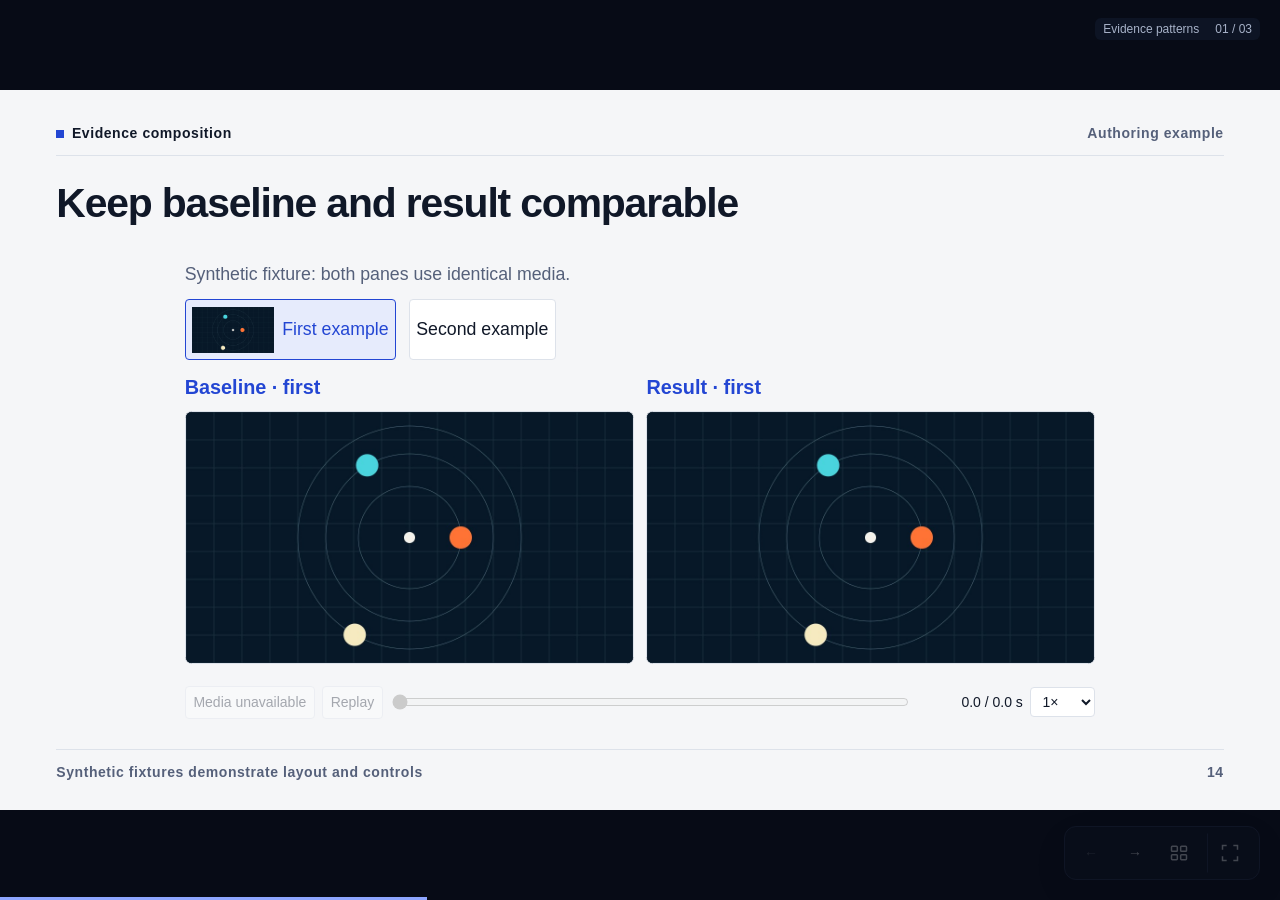
<file: tests/fixtures/evidence.html>
<!doctype html>
<html lang="en">
  <head>
    <meta charset="utf-8">
    <title>Synthetic evidence fixture</title>
    <link rel="stylesheet" href="../../stage-js/deck.css">
    <link rel="stylesheet" href="../../stage-js/media-player.css">
    <link rel="stylesheet" href="../../stage-js/media-viewer.css">
    <link rel="stylesheet" href="../../theme/report.css">
    <link rel="stylesheet" href="../../stage-js/print.css" media="print">
  </head>
  <body class="mode-present">
    <main class="deck" id="deck">
      <section class="slide-frame" id="comparison" data-title="Keep baseline and result comparable" data-section="Evidence patterns" data-source-slides="sample">
        <article class="slide">
          <header class="slide-head">
            <span class="brand">Evidence composition</span>
            <span>Authoring example</span>
          </header>
          <div class="slide-title">
            <h2>Keep baseline and result comparable</h2>
          </div>
          <div class="slide-body center">
            <div class="evidence-preview compact" data-media-examples>
              <p class="evidence-context">Synthetic fixture: both panes use identical media.</p>
              <div class="media-example-picker presentation-ui" role="group" aria-label="Choose comparable example">
                <button type="button" data-media-select="first" aria-pressed="true">
                  <img src="../../sample_projects/basic/assets/motion-study.jpg" alt="">
                  First example
                </button>
                <button type="button" data-media-select="second" aria-pressed="false">Second example</button>
              </div>
              <div data-media-example="first">
                <div class="comparison" data-media-player data-media-zoom="group" data-media-click-expand>
                  <figure class="media-card">
                    <figcaption>Baseline · first</figcaption>
                    <div class="media-frame">
                      <video muted loop playsinline data-autoplay preload="metadata" poster="../../sample_projects/basic/assets/motion-study.jpg" aria-label="Synthetic motion-study playback fixture">
                        <source src="../../sample_projects/basic/assets/motion-study.mp4" type="video/mp4">
                      </video>
                      <img class="print-poster" src="../../sample_projects/basic/assets/motion-study.jpg" alt="Synthetic motion-study poster">
                    </div>
                  </figure>
                  <figure class="media-card">
                    <figcaption>Result · first</figcaption>
                    <div class="media-frame">
                      <video muted loop playsinline data-autoplay preload="metadata" poster="../../sample_projects/basic/assets/motion-study.jpg" aria-label="Synthetic motion-study playback fixture">
                        <source src="../../sample_projects/basic/assets/motion-study.mp4" type="video/mp4">
                      </video>
                      <img class="print-poster" src="../../sample_projects/basic/assets/motion-study.jpg" alt="Synthetic motion-study poster">
                    </div>
                  </figure>
                </div>
              </div>
              <div data-media-example="second" hidden>
                <div class="comparison" data-media-player data-media-zoom="group" data-media-click-expand>
                  <figure class="media-card">
                    <figcaption>Baseline · second</figcaption>
                    <div class="media-frame">
                      <video muted loop playsinline data-autoplay preload="metadata" poster="../../sample_projects/basic/assets/motion-study.jpg" aria-label="Synthetic motion-study playback fixture">
                        <source src="../../sample_projects/basic/assets/motion-study.mp4" type="video/mp4">
                      </video>
                      <img class="print-poster" src="../../sample_projects/basic/assets/motion-study.jpg" alt="Synthetic motion-study poster">
                    </div>
                  </figure>
                  <figure class="media-card">
                    <figcaption>Result · second</figcaption>
                    <div class="media-frame">
                      <video muted loop playsinline data-autoplay preload="metadata" poster="../../sample_projects/basic/assets/motion-study.jpg" aria-label="Synthetic motion-study playback fixture">
                        <source src="../../sample_projects/basic/assets/motion-study.mp4" type="video/mp4">
                      </video>
                      <img class="print-poster" src="../../sample_projects/basic/assets/motion-study.jpg" alt="Synthetic motion-study poster">
                    </div>
                  </figure>
                </div>
              </div>
            </div>
          </div>
          <footer class="slide-foot">
            <span>Synthetic fixtures demonstrate layout and controls</span>
            <span>14</span>
          </footer>
          <aside class="speaker-notes">Select aligned inputs and intervals before sharing the transport. Keep baseline/result labels visible in the enlarged group; switching examples changes the take, not the meaning of the two panes. These identical synthetic clips demonstrate controls rather than measured improvement.</aside>
        </article>
      </section>
      <section class="slide-frame" id="manual" data-title="Manual playback" data-section="Fixtures" data-source-slides="synthetic">
        <article class="slide">
          <div class="slide-title">
            <h2>Manual playback stays explicit</h2>
          </div>
          <div class="slide-body center">
            <div class="evidence-layout">
              <div data-media-player>
                <figure class="media-card">
                  <figcaption>Manual recording</figcaption>
                  <div class="media-frame" data-media-zoom data-media-click-expand>
                    <video muted playsinline preload="metadata" poster="../../sample_projects/basic/assets/motion-study.jpg" aria-label="Manual synthetic fixture">
                      <source src="../../sample_projects/basic/assets/motion-study.mp4" type="video/mp4">
                    </video>
                    <img class="print-poster" src="../../sample_projects/basic/assets/motion-study.jpg" alt="Manual fixture poster">
                  </div>
                </figure>
              </div>
              <figure class="media-card">
                <div class="media-frame" data-media-zoom>
                  <img src="../../sample_projects/basic/assets/motion-study.jpg" alt="Synthetic still fixture">
                </div>
              </figure>
            </div>
          </div>
          <aside class="speaker-notes">A manual clip must not start automatically on returning to its slide. The adjacent still exercises single-image enlargement.</aside>
        </article>
      </section>
      <section class="slide-frame" id="plain" data-title="Existing native controls" data-section="Fixtures" data-source-slides="synthetic">
        <article class="slide">
          <div class="slide-title">
            <h2>Unmarked media keeps native controls</h2>
          </div>
          <div class="slide-body center">
            <div class="evidence-layout">
              <figure class="media-card">
                <figcaption>Manual recording</figcaption>
                <div class="media-frame" >
                  <video controls muted playsinline preload="metadata" poster="../../sample_projects/basic/assets/motion-study.jpg" aria-label="Manual synthetic fixture">
                    <source src="../../sample_projects/basic/assets/motion-study.mp4" type="video/mp4">
                  </video>
                  <img class="print-poster" src="../../sample_projects/basic/assets/motion-study.jpg" alt="Manual fixture poster">
                </div>
              </figure>
            </div>
          </div>
          <aside class="speaker-notes">The optional components should not attach transport or enlargement to unmarked media.</aside>
        </article>
      </section>
    </main>
    <script src="../../stage-js/presenter.js"></script>
    <script src="../../stage-js/controls.js"></script>
    <script src="../../stage-js/media.js"></script>
    <script src="../../stage-js/deck.js"></script>
    <script src="../../stage-js/media-player.js"></script>
    <script src="../../stage-js/media-viewer.js"></script>
  </body>
</html>
</file>
<file: site/styles.css>
:root { color-scheme: light; font-family: "Avenir Next", Avenir, "Segoe UI", sans-serif; color: #101821; background: #f3f2ed; font-synthesis: none; }
* { box-sizing: border-box; }
body { margin: 0; }
a { color: inherit; text-underline-offset: 5px; }
a:focus-visible { outline: 3px solid #c14625; outline-offset: 6px; }
.site-header, main, .site-footer { width: min(1120px, calc(100% - 64px)); margin-inline: auto; }
.site-header { display: flex; align-items: center; justify-content: space-between; padding-block: 28px; border-bottom: 1px solid #cbcfc9; }
.site-header a, .site-footer a { text-decoration: none; }
.brand { font-size: 23px; font-weight: 700; letter-spacing: -.04em; }
.brand span { color: #c14625; margin-left: 8px; }
.intro { padding: 88px 0 76px; }
.eyebrow { color: #965035; font-size: 13px; letter-spacing: .09em; font-weight: 600; }
h1 { font-size: clamp(48px, 7.4vw, 88px); line-height: 1.04; letter-spacing: -.055em; font-weight: 600; margin: 22px 0 30px; }
.lede { max-width: 660px; font-size: 21px; line-height: 1.65; color: #46515c; }
.detail { font-size: 14px; color: #59616a; margin-top: 28px; }
.section-heading { display: flex; flex-wrap: wrap; justify-content: space-between; gap: 12px; align-items: baseline; border-top: 1px solid #cbcfc9; padding-top: 24px; margin-bottom: 30px; }
h2 { font-size: 26px; letter-spacing: -.025em; margin: 0; font-weight: 600; }
.section-heading > span, .sample-heading > span { color: #59616a; font-size: 14px; }
.sample-grid { display: grid; grid-template-columns: repeat(2, minmax(0, 1fr)); gap: 40px; }
.preview { display: flex; position: relative; overflow: hidden; flex-direction: column; justify-content: space-between; aspect-ratio: 16 / 10; padding: 30px; text-decoration: none; border: 1px solid #d4d4cd; }
.preview-label { font-size: 12px; font-weight: 600; }
.preview strong { position: relative; font-size: clamp(30px, 4.7vw, 55px); letter-spacing: -.05em; line-height: 1; font-weight: 700; }
.preview-footer { display: flex; justify-content: space-between; gap: 12px; font-size: 12px; border-top: 1px solid #0003; padding-top: 12px; }
.basic { background: #f2f0ea; color: #171713; }
.basic .preview-label { color: #a83b1d; }
.advance { background: #07111f; color: #f2f6fc; border-color: #07111f; }
.advance::before { content: ""; position: absolute; width: 400px; height: 400px; border: 1px solid #ffffff16; border-radius: 50%; right: -130px; top: -200px; pointer-events: none; }
.advance .preview-label { color: #8bb8ff; }
.advance .preview-footer { border-color: #35465c; color: #b3c1d4; }
.preview:hover { outline: 2px solid #c14625; outline-offset: 3px; }
.sample-heading { display: flex; justify-content: space-between; align-items: baseline; flex-wrap: wrap; gap: 8px; margin-top: 24px; }
h3 { font-size: 24px; margin: 0; letter-spacing: -.03em; }
.sample p { color: #46515c; line-height: 1.65; max-width: 46ch; }
.sample-actions { display: flex; gap: 28px; align-items: center; flex-wrap: wrap; margin-top: 20px; }
.sample-actions a { padding-block: 10px; }
.sample-actions a:first-child { font-weight: 600; }
.getting-started { border-top: 1px solid #cbcfc9; margin-top: 72px; padding-top: 32px; display: flex; align-items: center; justify-content: space-between; gap: 32px; }
.getting-started p { max-width: 58ch; color: #46515c; line-height: 1.65; }
.getting-started > a { flex-shrink: 0; font-weight: 600; }
.keyboard-help { max-width: 78ch; color: #59616a; line-height: 1.7; font-size: 14px; margin: 36px 0 64px; }
kbd { font: inherit; font-weight: 600; }
.site-footer { border-top: 1px solid #cbcfc9; display: flex; justify-content: space-between; gap: 20px; padding-block: 28px; color: #59616a; font-size: 14px; }
@media (max-width: 700px) {
 .site-header, main, .site-footer { width: calc(100% - 40px); }
 .intro { padding: 54px 0 44px; }
 .lede { font-size: 18px; }
 .sample-grid { grid-template-columns: 1fr; gap: 40px; }
 .preview { padding: 24px; }
 .preview strong { font-size: clamp(36px, 9vw, 60px); }
 .getting-started { display: block; margin-top: 48px; }
 .getting-started > a { display: inline-block; padding-block: 12px; }
}
</file>
<file: stage-js/deck.css>
/* Framework contract: canvas, visibility, modes, accessible controls. Themes load after this. */
* { box-sizing: border-box; }
html, body { margin: 0; }
body { font-family: system-ui, sans-serif; }
button, input, select { font: inherit; }
.deck { height: 100svh; overflow-x: hidden; overflow-y: auto; overscroll-behavior-y: contain; scroll-snap-type: y mandatory; scrollbar-width: none; }
.deck::-webkit-scrollbar { display: none; }
.slide-frame { display: grid; width: 100%; height: 100svh; overflow: hidden; place-items: center; scroll-snap-align: start; scroll-snap-stop: always; }
.slide { position: relative; width: min(100vw, calc(100svh * 16 / 9)); height: min(100svh, calc(100vw * 9 / 16)); padding: var(--slide-padding, 3cqw); overflow: hidden; container: slide / size; isolation: isolate; color: #111; background: #fff; }
.speaker-notes, .print-poster, .presentation-ui[hidden] { display: none !important; }
.media-frame { position: relative; }
.media-frame img, .media-frame video { max-width: 100%; }
.skip-link { position: fixed; top: 10px; left: 10px; z-index: 1000; padding: 10px; color: #fff; background: var(--stage-accent, #333); transform: translateY(-160%); }
.skip-link:focus { transform: translateY(0); }
/* Minimal usable defaults. Colors and ornament can be replaced by a theme. */
.presentation-ui { color: var(--stage-ui-ink, #eee); font-size: 14px; }
.deck-controls { position: fixed; right: 20px; bottom: 20px; z-index: 100; display: flex; flex-wrap: wrap; max-width: calc(100vw - 40px); gap: 4px; padding: 6px; background: var(--stage-ui-bg, #222); border: 1px solid var(--stage-ui-line, #555); }
.presentation-ui button { font: inherit; color: inherit; background: transparent; border: 1px solid var(--stage-ui-line, #555); padding: 8px; cursor: pointer; }
.presentation-ui button:disabled { opacity: .35; cursor: default; }
.presentation-ui button:focus-visible { outline: 2px solid var(--stage-accent, #aaa); outline-offset: 2px; }
.deck-status { position: fixed; right: 20px; top: 18px; z-index: 90; display: flex; gap: 16px; background: var(--stage-ui-bg, #222); padding: 4px 8px; }
.deck-progress { position: fixed; bottom: 0; left: 0; right: 0; z-index: 110; height: 3px; }
.deck-progress span { display: block; height: 100%; background: var(--stage-accent, #777); }
.overview-panel header { display: flex; justify-content: space-between; gap: 16px; margin-bottom: 16px; }
.overview-panel header span, .overview-panel header strong { display: block; }
.overview-panel { position: fixed; inset: 0; z-index: 300; overflow: auto; padding: 28px; background: var(--stage-ui-bg, #222); }
.overview-grid { display: grid; grid-template-columns: repeat(auto-fit, minmax(220px, 1fr)); gap: 16px; }
.overview-card { position: relative; min-height: 140px; text-align: left; }
.overview-card span, .overview-card strong, .overview-card small { display: block; }
.overview-card.current { outline: 2px solid var(--stage-accent, #aaa); }
.key-help { position: fixed; left: 50%; bottom: 80px; z-index: 400; transform: translateX(-50%); width: max-content; max-width: calc(100vw - 40px); padding: 16px; background: var(--stage-ui-bg, #222); }
.key-help strong { margin-right: 12px; }
/* Mode geometry stays in the runtime; themes may reflow slide content. */
body.mode-read { overflow: auto; background: var(--stage-read-bg, #eee); }
body.mode-read .deck { height: auto; overflow: visible; scroll-snap-type: none; }
body.mode-read .slide-frame { height: auto; min-height: 0; padding: 38px 20px; overflow: visible; }
body.mode-read .slide { width: min(1180px, calc(100vw - 40px)); height: auto; min-height: min(663.75px, calc((100vw - 40px) * 9 / 16)); }
@media (max-width: 760px) { .deck-status { display: none; } .deck-controls { right: 10px; bottom: 10px; max-width: calc(100vw - 20px); } }
@media (prefers-reduced-motion: reduce) { .deck { scroll-behavior: auto; } .presentation-ui *, .presentation-ui { transition: none !important; } }

/* Native dialogs contain focus; presentation controls stay discoverable on touch. */
.overview-panel:not([open]) { display: none !important; }
.overview-panel { width: 100vw; max-width: none; height: 100svh; max-height: none; margin: 0; border: 0; }
.overview-panel::backdrop { background: rgb(0 0 0 / .7); }
@media (hover: hover) and (pointer: fine) {
  body.mode-present .deck-controls { opacity: .25; transition: opacity 160ms ease; }
  body.mode-present .deck-controls:hover, body.mode-present .deck-controls:focus-within { opacity: 1; }
}
body.mode-read .deck-controls { opacity: 1; }
@media (hover: none), (pointer: coarse) { .deck-controls { opacity: 1; } }

/* Audience-facing navigation and fullscreen state. */
.overview-grid { align-content: start; }
.overview-footer { display: flex; align-items: center; justify-content: space-between; flex-wrap: wrap; gap: 16px; margin-top: 32px; }
.overview-control, .fullscreen-control { display: inline-flex; align-items: center; justify-content: center; }
.fullscreen-control .fullscreen-exit, .fullscreen-control[aria-pressed="true"] .fullscreen-enter { display: none; }
.fullscreen-control[aria-pressed="true"] .fullscreen-exit { display: block; }

/* Language selection is opt-in through the translation component. */
.stage-language { min-height: 40px; max-width: 110px; padding: 6px; color: var(--stage-ui-ink, #eee); background: var(--stage-ui-bg, #222); border: 1px solid var(--stage-ui-line, #555); font: inherit; }
.stage-language:focus-visible { outline: 2px solid var(--stage-accent, #aaa); outline-offset: 2px; }
@media (pointer: coarse) { .stage-language { min-height: 44px; } }
</file>
<file: stage-js/media-viewer.css>
/* Optional component geometry with neutral, themeable defaults. */
[data-media-zoom] { position: relative; }
.stage-zoom-image { cursor: zoom-in; }
.stage-media-expand { position: absolute; top: 10px; right: 10px; z-index: 3; padding: 6px 10px; border: 1px solid var(--stage-ui-line, #555); border-radius: 4px; color: var(--stage-ui-ink, #eee); background: var(--stage-ui-bg, #222); font: 12px system-ui; cursor: pointer; }
.stage-media-expand:focus-visible { outline: 2px solid var(--stage-accent, #aaa); outline-offset: 2px; }
.stage-media-dialog { width: min(1200px, 94vw); max-width: 94vw; max-height: 94svh; padding: 48px 16px 16px; border: 1px solid var(--stage-ui-line, #555); color: var(--stage-ui-ink, #eee); background: var(--stage-ui-bg, #222); overflow: auto; }
.stage-media-dialog::backdrop { background: rgb(0 0 0 / .8); }
.stage-media-close { position: absolute; top: 8px; right: 8px; }
.stage-media-content { display: grid; place-items: center; }
.stage-media-content > img, .stage-media-content > video { display: block; width: auto; height: auto; max-width: 100%; max-height: 72svh; object-fit: contain; }
.stage-media-caption { margin: 12px 0 0; font-size: 14px; line-height: 1.5; }

/* Pointer users see the affordance on demand; touch and keyboard keep it discoverable. */
@media (hover: hover) and (pointer: fine) {
  .stage-media-expand { opacity: 0; transition: opacity 160ms ease; }
  [data-media-zoom]:hover .stage-media-expand, [data-media-zoom]:focus-within .stage-media-expand { opacity: 1; }
}
@media (prefers-reduced-motion: reduce) { .stage-media-expand { transition: none; } }

.stage-media-group { display: grid; grid-template-columns: repeat(2, minmax(0, 1fr)); gap: 16px; width: 100%; }
.stage-media-group figure { min-width: 0; margin: 0; }
.stage-media-group figcaption { margin-bottom: 8px; font-size: 16px; line-height: 1.4; }
.stage-media-group img,.stage-media-group video { display: block; width: 100%; max-height: 60svh; object-fit: contain; }
.stage-media-group .stage-media-controls { grid-column: 1 / -1; }
@media (max-width: 760px) { .stage-media-group { grid-template-columns: 1fr; } .stage-media-group img,.stage-media-group video { max-height: 30svh; } }
</file>
<file: theme/advance.css>
@import url("./interface.css");

/* Theme: colors, type, content layouts and responsive reading layouts. */
:root {
  --ink: #132035;
  --muted: #53647b;
  --line: #dce4ed;
  --surface: #ffffff;
  --surface-soft: #f3f6fa;
  --navy: #07111f;
  --navy-2: #0c1a2f;
  --blue: #215fc4;
  --cyan: #42c3d6;
  --green: #35c894;
  --amber: #d49a3e;
  --violet: #8e7bed;
  --shadow: 0 2.2cqw 5cqw rgba(4, 16, 34, .16);
  color-scheme: light;
}


html { background: #030915; }

body {
  color: var(--ink);
  background: #030915;
  font-family: "Avenir Next", Avenir, "Segoe UI", "PingFang SC", "Hiragino Sans GB", "Microsoft YaHei", sans-serif;
  text-rendering: optimizeLegibility;
  -webkit-font-smoothing: antialiased;
}

button, input { font: inherit; }
button, a { -webkit-tap-highlight-color: transparent; }
img, video { display: block; max-width: 100%; }
h1, h2, h3, p, figure { margin-top: 0; }


.theme-light { color: var(--ink); background: #f5f7fa; color-scheme: light; }
.theme-dark {
  --ink: #f2f6fc;
  --muted: #b3c1d4;
  --line: #35465c;
  --blue: #8bb8ff;
  color: var(--ink);
  background: var(--navy);
  color-scheme: dark;
}

.slide-head {
  position: relative;
  z-index: 2;
  display: flex;
  align-items: center;
  justify-content: space-between;
  margin-bottom: 2.1cqh;
}

.slide-kicker,
.slide-number {
  margin: 0;
  font-size: 1.05cqw;
  font-weight: 650;
  letter-spacing: .06em;
  text-transform: uppercase;
}

.slide-kicker { color: var(--blue); }
.slide-number { color: var(--muted); }
.theme-dark .slide-number { color: var(--muted); }
.slide-kicker.green, .eyebrow.green { color: var(--green); }
.slide-kicker.cyan, .eyebrow.cyan { color: var(--cyan); }
.slide-kicker.amber, .eyebrow.amber { color: var(--amber); }
.slide-kicker.violet, .eyebrow.violet { color: var(--violet); }

.title-row {
  position: relative;
  z-index: 2;
  display: grid;
  grid-template-columns: minmax(0, 1fr) auto;
  align-items: end;
  margin-bottom: 3.3cqh;
  gap: 4cqw;
}

.title-row.compact { margin-bottom: 2.5cqh; }

h2 {
  margin-bottom: 1.25cqh;
  font-size: 4cqw;
  font-weight: 600;
  letter-spacing: -.045em;
  line-height: 1.06;
}

h3 {
  margin-bottom: 1.1cqh;
  font-size: 1.45cqw;
  font-weight: 700;
  letter-spacing: -.025em;
  line-height: 1.22;
}

.slide-intro {
  max-width: 58cqw;
  margin-bottom: 0;
  color: var(--muted);
  font-size: 1.5cqw;
  line-height: 1.6;
}

.theme-dark .slide-intro { color: #aebbd0; }

.eyebrow {
  display: flex;
  align-items: center;
  gap: .8cqw;
  margin-bottom: 2cqh;
  color: var(--blue);
  font-size: 1.15cqw;
  font-weight: 650;
  letter-spacing: .08em;
  text-transform: uppercase;
}

.eyebrow::before {
  width: 1.7cqw;
  height: 2px;
  background: currentColor;
  content: "";
}

.attribution {
  margin: 0;
  color: #7d90aa;
  font-size: .86cqw;
}

.attribution.dark { color: #7b899b; }

.headline-status {
  display: flex;
  align-items: center;
  padding: 1.25cqw 1.6cqw;
  color: var(--blue);
  border-left: 2px solid var(--blue);
  background: transparent;
  gap: 1.05cqw;
}

.headline-status strong {
  font-size: 1.55cqw;
  letter-spacing: -.04em;
}

.headline-status span {
  max-width: 10cqw;
  color: var(--muted);
  font-size: 1.1cqw;
  line-height: 1.35;
}

.headline-status.cyan { color: var(--cyan); border-color: rgba(66, 195, 214, .25); background: rgba(66, 195, 214, .08); }
.headline-status.cyan span { color: #9eb0c7; }
.headline-status.amber { color: #b77a21; border-color: #eddcbf; background: #fff6e7; }

/* Cover */
.slide-cover { padding: 0; }

.cover-orbit {
  position: absolute;
  top: -25cqw;
  right: -14cqw;
  width: 62cqw;
  height: 62cqw;
  border: 1px solid rgba(255, 255, 255, .07);
  border-radius: 50%;
  box-shadow: 0 0 0 6cqw rgba(255, 255, 255, .012);
}

.slide-brand {
  position: absolute;
  top: 2.35cqw;
  left: 4.2cqw;
  z-index: 2;
  display: flex;
  align-items: baseline;
  gap: .9cqw;
  font-size: 1.15cqw;
  letter-spacing: .04em;
}

.slide-brand span { color: var(--muted); font-weight: 520; }

.cover-grid {
  position: relative;
  z-index: 1;
  display: grid;
  grid-template-columns: minmax(0, 1.18fr) minmax(0, .82fr);
  align-items: center;
  height: 77.5%;
  padding: 5.7cqw 4.2cqw 2.5cqw;
  gap: 7cqw;
}

.cover-copy h1 {
  margin-bottom: 1.3cqh;
  font-size: 7.8cqw;
  font-weight: 600;
  letter-spacing: -.06em;
  line-height: .96;
}

.cover-date {
  margin-bottom: 2.25cqh;
  color: #87a6d1;
  font-size: 2.05cqw;
  font-weight: 650;
  letter-spacing: -.03em;
}

.cover-lede {
  max-width: 53cqw;
  margin-bottom: 0;
  color: #afbdd0;
  font-size: 1.5cqw;
  line-height: 1.58;
}

.status-stack { display: grid; gap: 1.1cqh; }

.status-line {
  display: grid;
  grid-template-columns: 3cqw minmax(0, 1fr);
  align-items: start;
  padding: 1.4cqw 0;
  border-bottom: 1px solid var(--line);
  gap: .75cqw;
}

.status-line strong {
  padding-top: .15cqh;
  font-size: 1.05cqw;
  font-weight: 650;
  letter-spacing: .1em;
}

.status-line p {
  margin: 0;
  color: #b2bfd1;
  font-size: 1.15cqw;
  line-height: 1.45;
}

.status-line.paper strong { color: #78adff; }
.status-line.model strong { color: #5fd5aa; }
.status-line.robot strong { color: #6bd2e1; }
.status-line.infra strong { color: #e0b86c; }

.metric-strip {
  position: absolute;
  right: 4.2cqw;
  bottom: 3.2cqw;
  left: 4.2cqw;
  z-index: 2;
  display: grid;
  grid-template-columns: repeat(4, 1fr);
  overflow: hidden;
  color: var(--ink);
  border-top: 1px solid var(--line);
  background: transparent;
}

.metric-strip > div { min-height: 8.2cqh; padding: 1.3cqw 1.7cqw; }
.metric-strip > div + div { border-left: 1px solid var(--line); }
.metric-strip strong { display: block; font-size: 1.68cqw; letter-spacing: -.045em; line-height: 1.05; }
.metric-strip span { display: block; margin-top: .7cqh; color: var(--muted); font-size: 1.35cqw; }

/* Work status */
.work-grid {
  display: grid;
  grid-template-columns: repeat(2, 1fr);
  height: 54cqh;
  gap: 1.2cqw;
}

.work-card {
  position: relative;
  display: flex;
  min-width: 0;
  padding: 1.45cqw 1.55cqw 1.2cqw;
  flex-direction: column;
  border: 1px solid var(--line);
  border-radius: 1cqw;
  background: #fff;
}

.status-chip {
  align-self: flex-start;
  margin-bottom: 1.65cqh;
  padding: .38cqw .62cqw;
  color: var(--blue);
  border-radius: 99px;
  background: #eaf2ff;
  font-size: .64cqw;
  font-weight: 650;
  letter-spacing: .1em;
  text-transform: uppercase;
}

.work-card.near .status-chip { color: #1e9068; background: #e7f7f0; }
.work-card h3 { margin-bottom: .8cqh; }
.work-card p { margin-bottom: 0; color: var(--muted); font-size: 1.3cqw; line-height: 1.5; }
.work-card footer { margin-top: auto; padding-top: 1.25cqh; color: #7f8da0; border-top: 1px solid var(--line); font-size: .75cqw; }

/* Media */
.media-grid { display: grid; gap: 1.15cqw; }
.media-grid.three-up { grid-template-columns: repeat(3, 1fr); }

.media-card {
  overflow: hidden;
  border: 1px solid rgba(255, 255, 255, .11);
  border-radius: 1cqw;
  background: rgba(255, 255, 255, .045);
}

.media-frame {
  position: relative;
  overflow: hidden;
  background: #02070d;
}

.media-frame::after {
  position: absolute;
  top: .75cqw;
  left: .75cqw;
  z-index: 2;
  padding: .3cqw .5cqw;
  color: #edf5ff;
  border: 1px solid rgba(255, 255, 255, .14);
  border-radius: .35cqw;
  background: rgba(4, 11, 20, .74);
  content: attr(data-label);
  font-size: .55cqw;
  font-weight: 650;
  letter-spacing: .1em;
  pointer-events: none;
}

.media-frame video,
.media-frame .video-preview,
.media-frame .print-poster {
  width: 100%;
  aspect-ratio: 848 / 480;
  object-fit: cover;
}

.print-poster { display: none; }

.media-card figcaption { padding: 1.2cqw 1.3cqw 1.3cqw; }
.media-card figcaption strong { display: block; margin-bottom: .55cqh; font-size: 1.5cqw; }
.media-card figcaption span { display: block; color: #98a8bc; font-size: .78cqw; line-height: 1.5; }

.split-layout {
  display: grid;
  grid-template-columns: .76fr 1.24fr;
  align-items: center;
  height: 77cqh;
  gap: 4.6cqw;
}

.split-copy h2 { font-size: 4.2cqw; }
.takeaway-card {
  margin-top: 4cqh;
  padding: 1.5cqw;
  border: 1px solid rgba(142, 123, 237, .25);
  border-radius: 1cqw;
  background: rgba(142, 123, 237, .09);
}

.takeaway-card span { display: block; margin-bottom: .75cqh; color: var(--violet); font-size: .7cqw; font-weight: 650; letter-spacing: .1em; text-transform: uppercase; }
.takeaway-card strong { font-size: 1.16cqw; line-height: 1.45; }

.feature-media {
  margin: 0;
  padding: 1.15cqw;
  border: 1px solid rgba(255, 255, 255, .1);
  border-radius: 1.2cqw;
  background: rgba(255, 255, 255, .045);
  box-shadow: 0 2cqw 5cqw rgba(0, 0, 0, .2);
}

.wide-media .media-frame video,
.wide-media .media-frame .print-poster { aspect-ratio: 4 / 1; }
.wide-media figcaption { margin-top: 1.1cqh; color: #8294ad; font-size: 1.1cqw; text-align: right; }

.robot-grid { display: grid; grid-template-columns: repeat(2, 1fr); gap: 1.7cqw; }
.robot-card { margin: 0; padding: 1.15cqw; border: 1px solid var(--line); border-radius: 1.1cqw; background: #fff; box-shadow: 0 1.6cqw 4cqw rgba(15, 32, 55, .07); }
.robot-card .media-frame { border-radius: .7cqw; background: #edf1f5; }
.robot-card .media-frame video, .robot-card .media-frame .print-poster { aspect-ratio: 16 / 9; object-fit: cover; }
.robot-card figcaption { display: flex; align-items: baseline; justify-content: space-between; padding: 1.15cqh .2cqw .15cqh; }
.robot-card figcaption strong { font-size: 1cqw; }
.robot-card figcaption span { color: var(--green); font-size: .74cqw; font-weight: 750; }

/* Loop */
.loop-shell {
  padding: 2.6cqw 2.8cqw 2.1cqw;
  border: 1px solid rgba(255, 255, 255, .09);
  border-radius: 1.25cqw;
  background: rgba(255, 255, 255, .035);
}

.loop-grid { display: grid; grid-template-columns: repeat(3, 1fr); gap: 3.6cqw; }
.loop-node { position: relative; min-height: 25cqh; padding: 1.55cqw; border: 1px solid rgba(255, 255, 255, .12); border-radius: .9cqw; background: rgba(255, 255, 255, .055); }
.loop-node + .loop-node::before { position: absolute; top: 50%; right: calc(100% + .8cqw); width: 1.9cqw; height: 1px; background: #649fea; content: ""; }
.loop-node + .loop-node::after { position: absolute; top: calc(50% - .24cqw); right: calc(100% + .65cqw); width: .48cqw; height: .48cqw; border-top: 1px solid #649fea; border-right: 1px solid #649fea; content: ""; transform: rotate(45deg); }
.loop-node span { display: block; margin-bottom: 3cqh; color: #6e9fdc; font-size: .68cqw; font-weight: 650; letter-spacing: .11em; }
.loop-node strong { display: block; font-size: 1.55cqw; }
.loop-node p { margin: 1cqh 0 0; color: #99a9be; font-size: 1.3cqw; line-height: 1.5; }
.feedback-rail { display: flex; align-items: center; margin: 2.4cqh 2cqw 0; color: var(--cyan); font-size: .68cqw; font-weight: 650; letter-spacing: .1em; text-transform: uppercase; }
.feedback-rail::before, .feedback-rail::after { height: 1px; flex: 1; background: rgba(66, 195, 214, .38); content: ""; }
.feedback-rail span { padding: 0 1cqw; }

/* Data */
.priority-grid { display: grid; grid-template-columns: repeat(3, 1fr); gap: 1.25cqw; }
.priority-card { display: flex; min-height: 40cqh; padding: 2cqw; flex-direction: column; border-top: 2px solid var(--blue); background: #fff; }
.priority-card > span { margin-bottom: 4cqh; color: var(--blue); font-size: 1.05cqw; font-weight: 650; letter-spacing: .1em; }
.priority-card h3 { font-size: 1.9cqw; }
.priority-card p { color: var(--muted); font-size: 1.4cqw; line-height: 1.55; }
.priority-card footer { margin-top: auto; padding-top: 1.7cqh; color: var(--muted); border-top: 1px solid var(--line); font-size: 1.35cqw; }

/* Compute */
.compute-layout { display: grid; grid-template-columns: .72fr 1.28fr; align-items: center; height: 76cqh; gap: 5cqw; }
.compute-copy h2 { max-width: 39cqw; font-size: 4.4cqw; }
.compute-callout { display: grid; grid-template-columns: auto 1fr; align-items: center; margin-top: 4cqh; padding: 1.35cqw 1.5cqw; border: 1px solid rgba(212, 154, 62, .25); border-radius: .9cqw; background: rgba(212, 154, 62, .08); gap: 1.2cqw; }
.compute-callout strong { color: var(--amber); font-size: 2.2cqw; letter-spacing: -.04em; }
.compute-callout span { color: #a9b5c7; font-size: .83cqw; line-height: 1.45; }
.capacity-panel { padding: 2.25cqw; border: 1px solid rgba(255, 255, 255, .1); border-radius: 1.2cqw; background: rgba(255, 255, 255, .045); }
.capacity-panel > p { margin-bottom: 7cqh; color: #8294ac; font-size: 1.05cqw; font-weight: 650; letter-spacing: .1em; text-transform: uppercase; }
.capacity-line { position: relative; height: 10cqh; margin: 0 1.6cqw; border-top: 3px solid #344762; }
.capacity-fill { position: absolute; top: -3px; left: 0; width: 25%; height: 3px; background: linear-gradient(90deg, var(--blue), var(--cyan)); }
.capacity-point { position: absolute; top: 0; display: grid; justify-items: center; min-width: 4.6cqw; transform: translate(-50%, -50%); }
.capacity-point i { width: .75cqw; height: .75cqw; border: 2px solid #0d1d31; border-radius: 50%; background: #71839d; }
.capacity-point.current i { background: var(--cyan); box-shadow: 0 0 0 .35cqw rgba(66, 195, 214, .13); }
.capacity-point strong { margin-top: 1.2cqh; font-size: 1.7cqw; }
.capacity-point span { color: #8293aa; font-size: 1.05cqw; }
.capacity-point.p32 { left: 25%; }
.capacity-point.p64 { left: 50%; }
.capacity-point.p128 { left: 100%; }
.capacity-message { margin-top: 6cqh; padding: 1.2cqw; color: #a8b5c6; border-radius: .75cqw; background: rgba(255, 255, 255, .04); font-size: 1.3cqw; text-align: center; }

/* Decisions and appendix */
.decision-layout { display: grid; grid-template-columns: .72fr 1.28fr; align-items: center; min-height: 69cqh; gap: 5.8cqw; }
.decision-title h2 { font-size: 4.6cqw; }
.decision-list { display: grid; margin: 0; padding: 0; list-style: none; gap: 1.1cqh; }
.decision-list li { display: grid; grid-template-columns: 4.2cqw 1fr; align-items: center; min-height: 16.5cqh; padding: 1.2cqw 0; border-bottom: 1px solid var(--line); gap: 1.25cqw; }
.decision-list li > span { display: grid; width: 3cqw; height: 3cqw; color: var(--blue); place-items: center; background: transparent; font-size: 1.1cqw; font-weight: 650; }
.decision-list strong { font-size: 1.6cqw; }
.decision-list p { margin: .55cqh 0 0; color: var(--muted); font-size: 1.3cqw; line-height: 1.45; }
.closing-footer { position: absolute; right: 4.2cqw; bottom: 2.2cqw; left: 4.2cqw; display: flex; justify-content: space-between; padding-top: 1.4cqh; color: var(--muted); border-top: 1px solid var(--line); font-size: 1.05cqw; }

.appendix-layout { display: grid; grid-template-columns: 1.05fr .95fr; align-items: center; height: 75cqh; gap: 6cqw; }
.appendix-layout h2 { font-size: 4.35cqw; }
.detail-card { position: relative; display: block; min-height: 32cqh; padding: 2.25cqw; color: inherit; border: 1px solid #cddff6; border-radius: .4cqw; background: #e9f0fc; text-decoration: none; transition: transform 160ms ease, border-color 160ms ease; }
.detail-card:hover, .detail-card:focus-visible { border-color: #82ade7; transform: translateY(-.35cqh); }
.detail-card > span { display: block; margin-bottom: 5cqh; color: var(--blue); font-size: 1.05cqw; font-weight: 650; letter-spacing: .1em; text-transform: uppercase; }
.detail-card strong { display: block; font-size: 1.7cqw; }
.detail-card p { max-width: 23cqw; margin: 1.1cqh 0 0; color: var(--muted); font-size: 1.3cqw; line-height: 1.5; }
.detail-card b { position: absolute; right: 1.8cqw; bottom: 1.6cqw; color: var(--blue); font-size: 2.2cqw; }
.detail-card.violet { border-color: #ddd7fb; background: #f1effd; }
.detail-card.violet > span, .detail-card.violet b { color: #725ed3; }

body.mode-read .slide { border-radius: 4px; box-shadow: 0 18px 52px rgba(23, 38, 59, .13); }
@media (max-width: 760px) {
  body.mode-read .slide-frame { padding: 18px 10px; }
  body.mode-read .slide { width: calc(100vw - 20px); min-height: 0; padding: 28px 22px; border-radius: 10px; container-type: inline-size; }
  body.mode-read .slide-cover { padding: 0; }
  body.mode-read .cover-grid, body.mode-read .split-layout, body.mode-read .compute-layout, body.mode-read .decision-layout, body.mode-read .appendix-layout { grid-template-columns: 1fr; height: auto; padding: 24px 0; gap: 32px; }
  body.mode-read .cover-grid { padding: 88px 24px 32px; }
  body.mode-read .slide-brand { top: 24px; left: 24px; font-size: 12px; }
  body.mode-read .eyebrow { font-size: 12px; }
  body.mode-read .slide-intro, body.mode-read .cover-lede { max-width: none; }
  body.mode-read .cover-copy h1 { font-size: 58px; }
  body.mode-read .cover-date { font-size: 23px; }
  body.mode-read .cover-lede, body.mode-read .slide-intro { font-size: 15px; }
  body.mode-read .status-line { grid-template-columns: 58px 1fr; padding: 15px; }
  body.mode-read .status-line strong, body.mode-read .status-line p { font-size: 12px; }
  body.mode-read .metric-strip { grid-template-columns: repeat(2, 1fr); position: relative; inset: auto; margin: 0 24px 24px; }
  body.mode-read .metric-strip > div { padding: 15px; }
  body.mode-read .metric-strip > div:nth-child(3) { border-top: 1px solid var(--line); border-left: 0; }
  body.mode-read .metric-strip > div:nth-child(4) { border-top: 1px solid var(--line); }
  body.mode-read .metric-strip strong { font-size: 18px; }
  body.mode-read .metric-strip span { font-size: 12px; }
  body.mode-read .slide-head { margin-bottom: 22px; }
  body.mode-read .slide-kicker, body.mode-read .slide-number { font-size: 10px; }
  body.mode-read .title-row { grid-template-columns: 1fr; align-items: start; margin-bottom: 26px; gap: 18px; }
  body.mode-read h2, body.mode-read .split-copy h2, body.mode-read .compute-copy h2, body.mode-read .decision-title h2, body.mode-read .appendix-layout h2 { font-size: 34px; }
  body.mode-read h3 { font-size: 19px; }
  body.mode-read .work-grid, body.mode-read .media-grid.three-up, body.mode-read .robot-grid, body.mode-read .priority-grid, body.mode-read .loop-grid { grid-template-columns: 1fr; height: auto; }
  body.mode-read .work-card, body.mode-read .priority-card { min-height: 230px; padding: 24px; }
  body.mode-read .status-chip, body.mode-read .work-card p, body.mode-read .work-card footer, body.mode-read .media-card figcaption span, body.mode-read .priority-card p, body.mode-read .priority-card footer { font-size: 12px; }
  body.mode-read .media-card figcaption { padding: 18px; }
  body.mode-read .media-card figcaption strong { font-size: 17px; }
  body.mode-read .loop-node { min-height: 190px; padding: 24px; }
  body.mode-read .loop-node + .loop-node::before, body.mode-read .loop-node + .loop-node::after { display: none; }
  body.mode-read .loop-node span, body.mode-read .loop-node p { font-size: 12px; }
  body.mode-read .loop-node strong { font-size: 20px; }
  body.mode-read .compute-layout, body.mode-read .decision-layout, body.mode-read .appendix-layout { padding: 20px 0; }
  body.mode-read .decision-list li { grid-template-columns: 48px 1fr; min-height: 120px; padding: 18px; }
  body.mode-read .decision-list li > span { width: 38px; height: 38px; font-size: 10px; }
  body.mode-read .decision-list strong { font-size: 16px; }
  body.mode-read .decision-list p { font-size: 15px; }
  body.mode-read .priority-card p, body.mode-read .work-card p { font-size: 16px; }
  body.mode-read .priority-card > span { font-size: 12px; }
  body.mode-read .priority-card h3 { font-size: 22px; }
  body.mode-read .priority-grid { gap: 16px; }
  body.mode-read .detail-card { min-height: 220px; padding: 24px; }
  body.mode-read .detail-card > span { font-size: 12px; }
  body.mode-read .detail-card strong { font-size: 23px; }
  body.mode-read .detail-card p { max-width: none; font-size: 16px; }
  body.mode-read .detail-card b { right: 18px; bottom: 12px; font-size: 28px; }
  body.mode-read .closing-footer { position: relative; inset: auto; margin-top: 24px; gap: 18px; font-size: 12px; }

}

/* Shared content contract for image / video slides. */
.sample-media-grid { display: grid; grid-template-columns: repeat(2, minmax(0, 1fr)); gap: 2cqw; }
.sample-media-card { min-width: 0; margin: 0; }
.sample-media-card .media-frame { position: relative; overflow: hidden; border-radius: .6cqw; background: #09131f; }
.sample-media-card .media-frame::after { display: none; }
.sample-media-card img, .sample-media-card video { width: 100%; height: auto; aspect-ratio: 16 / 9; object-fit: contain; }
.sample-media-card img:not(.print-poster), .sample-media-card video { display: block; }
.sample-media-card figcaption { padding-top: 1.5cqh; }
.sample-media-card figcaption strong { display: block; font-size: 1.35cqw; }
.sample-media-card figcaption span { display: block; margin-top: .8cqh; color: var(--muted); font-size: 1.2cqw; line-height: 1.5; }
@media (max-width: 760px) {
  body.mode-read .sample-media-grid { grid-template-columns: 1fr; gap: 24px; }
  body.mode-read .sample-media-card figcaption strong { font-size: 16px; }
  body.mode-read .sample-media-card figcaption span { font-size: 13px; }
}

/* Theme-owned canvas spacing and interface palette. */
:root {
  --slide-padding: 3.2cqw 4.2cqw;
  --stage-accent: #8bb8ff;
  --stage-read-bg: #e5eaf1;
  --stage-ui-bg: #07111f;
  --stage-ui-ink: #f2f6fc;
  --stage-ui-line: #35465c;
  --stage-ui-muted: #b3c1d4;
  --stage-ui-surface: #132238;
  --stage-ui-hover: #223750;
}
@media (prefers-reduced-motion: reduce) {
  .detail-card { transition: none; }
  .detail-card:hover, .detail-card:focus-visible { transform: none; }
}
</file>
<file: stage-js/print.css>
/* Fixed 16:9 export rules; load after the slide theme. */
@page {
  size: 16in 9in;
  margin: 0;
}

@media print {
  html, body { width: 16in; height: auto; background: #fff; }
  body { overflow: visible !important; }
  .presentation-ui, .skip-link { display: none !important; }
  .deck { width: 16in; height: auto; overflow: visible; scroll-snap-type: none; }
  .slide-frame { display: block; width: 16in; height: 9in; overflow: hidden; break-after: page; page-break-after: always; }
  .slide-frame:last-child { break-after: auto; page-break-after: auto; }
  .slide { width: 16in !important; height: 9in !important; min-height: 9in !important; border-radius: 0 !important; box-shadow: none !important; print-color-adjust: exact; -webkit-print-color-adjust: exact; }
  video { display: none !important; }
  .print-poster { display: block !important; }
  a { color: inherit; }
}
</file>
<file: theme/basic.css>
@import url("./interface.css");

/* Slide colors, typography and content layouts. Share or replace this file. */
:root {
  --paper: #f2f0ea;
  --ink: #171713;
  --muted: #65645e;
  --line: #cfcdc5;
  --accent: #c73d17;
  color-scheme: light;
  font-family: "Avenir Next", Avenir, "Segoe UI", sans-serif;
}

.dark {
  --paper: #171713;
  --ink: #f2f0ea;
  --muted: #aaa89f;
  --line: #44433d;
  --accent: #ff8058;
  color-scheme: dark;
}

.topline,
.footer {
  display: flex;
  align-items: center;
  justify-content: space-between;
  color: var(--muted);
  font-size: 1.1cqw;
  font-weight: 700;
  letter-spacing: .055em;
  text-transform: uppercase;
}

.topline {
  padding-bottom: 1.5cqh;
  border-bottom: 1px solid var(--line);
}

.mark {
  display: flex;
  align-items: center;
  gap: .75cqw;
  color: var(--ink);
}

.mark::before {
  width: .7cqw;
  height: .7cqw;
  border-radius: 50%;
  background: var(--accent);
  content: "";
}

.cover-copy {
  display: flex;
  height: 68cqh;
  flex-direction: column;
  justify-content: center;
}

.kicker {
  margin: 0 0 2cqh;
  color: var(--accent);
  font-size: 1.05cqw;
  font-weight: 650;
  letter-spacing: .13em;
  text-transform: uppercase;
}

h1,
h2,
p { margin-top: 0; }

h1 {
  max-width: 76cqw;
  margin-bottom: 2.8cqh;
  font-size: 7.8cqw;
  font-weight: 700;
  letter-spacing: -.05em;
  line-height: .92;
}

.lede {
  max-width: 54cqw;
  margin-bottom: 0;
  color: var(--muted);
  font-size: 1.8cqw;
  line-height: 1.5;
}

.footer {
  position: absolute;
  right: 5cqw;
  bottom: 3.8cqw;
  left: 5cqw;
  padding-top: 1.5cqh;
  border-top: 1px solid var(--line);
}

.statement {
  display: grid;
  grid-template-columns: 1fr 1fr;
  align-items: end;
  height: 72cqh;
  gap: 6cqw;
}

.statement h2 {
  margin-bottom: 0;
  font-size: 5.8cqw;
  font-weight: 700;
  letter-spacing: -.06em;
  line-height: .98;
}

.support {
  display: grid;
  align-self: end;
  gap: 1px;
  border-top: 1px solid var(--line);
}

.support article {
  display: grid;
  grid-template-columns: 3.3cqw 1fr;
  min-height: 13.5cqh;
  padding: 1.5cqw 0;
  border-bottom: 1px solid var(--line);
  gap: 1cqw;
}

.support strong {
  color: var(--accent);
  font-size: 1.1cqw;
  letter-spacing: .05em;
}

.support p {
  margin-bottom: 0;
  color: var(--muted);
  font-size: 1.5cqw;
  line-height: 1.45;
}

.closing {
  display: grid;
  height: 76cqh;
  place-content: center;
  text-align: center;
}

.closing h2 {
  margin-bottom: 2.2cqh;
  font-size: 8.8cqw;
  font-weight: 700;
  letter-spacing: -.075em;
  line-height: .9;
}

.closing p {
  margin-bottom: 0;
  color: var(--muted);
  font-size: 1.7cqw;
}


/* Shared content contract for image / video slides. */
.sample-media-grid { display: grid; grid-template-columns: repeat(2, minmax(0, 1fr)); gap: 2cqw; }
.sample-media-card { min-width: 0; margin: 0; }
.sample-media-card .media-frame { position: relative; overflow: hidden; border-radius: .6cqw; background: #09131f; }
.sample-media-card .media-frame::after { display: none; }
.sample-media-card img, .sample-media-card video { width: 100%; height: auto; aspect-ratio: 16 / 9; object-fit: contain; }
.sample-media-card img:not(.print-poster), .sample-media-card video { display: block; }
.sample-media-card figcaption { padding-top: 1.5cqh; }
.sample-media-card figcaption strong { display: block; font-size: 1.4cqw; }
.sample-media-card figcaption span { display: block; margin-top: .8cqh; color: var(--muted); font-size: 1.2cqw; line-height: 1.5; }
.sample-media-slide h2 { margin: 4cqh 0 1cqh; font-size: 3.4cqw; letter-spacing: -.05em; }
.sample-intro { margin-bottom: 3cqh; color: var(--muted); font-size: 1.5cqw; }

/* Appearance only: shared Stage.js owns canvas dimensions and mode behavior. */
:root { --slide-padding: 4.4cqw 5cqw; --stage-accent: #ff8058; --stage-read-bg: #dedcd5; }
html, body { background: #111; color: var(--ink); }
body { text-rendering: optimizeLegibility; -webkit-font-smoothing: antialiased; }
.slide { color: var(--ink); background: var(--paper); }
body.mode-read .slide { aspect-ratio: 16 / 9; height: auto; box-shadow: 0 12px 36px #17171312; }
@media (max-width: 760px) {
  body.mode-read .slide { min-height: 0; container-type: inline-size; padding: 24px; aspect-ratio: auto; }
  body.mode-read .cover-copy, body.mode-read .statement, body.mode-read .closing { height: auto; min-height: 260px; }
  body.mode-read .statement, body.mode-read .sample-media-grid { grid-template-columns: 1fr; gap: 24px; }
  body.mode-read h1, body.mode-read .closing h2 { font-size: 48px; }
  body.mode-read .statement h2, body.mode-read .sample-media-slide h2 { font-size: 32px; }
  body.mode-read .lede, body.mode-read .support p, body.mode-read .closing p, body.mode-read .sample-intro { max-width: none; font-size: 16px; }
  body.mode-read .topline, body.mode-read .footer, body.mode-read .kicker, body.mode-read .support strong, body.mode-read figcaption strong, body.mode-read figcaption span { font-size: 12px; }
  body.mode-read .sample-media-card figcaption strong { font-size: 16px; }
  body.mode-read .sample-media-card figcaption span { font-size: 14px; }
  body.mode-read .mark { gap: 8px; }
  body.mode-read .mark::before { width: 7px; height: 7px; }
  body.mode-read .support article { grid-template-columns: 28px 1fr; padding: 16px; }
  body.mode-read .footer { position: relative; inset: auto; margin-top: 28px; }
}

:root { --stage-ui-bg: #151613; --stage-ui-ink: #f2f0ea; --stage-ui-line: #45473e; --stage-ui-muted: #aaa99f; --stage-ui-surface: #272923; --stage-ui-hover: #393c32; }

body { font-family: inherit; }
</file>
<file: stage-js/media-player.css>
/* Optional media geometry; themes provide palette and typography. */
[data-media-example][hidden] { display: none !important; }
.stage-media-controls { display: flex; align-items: center; flex-wrap: wrap; gap: .5em; margin-top: .65em; color: inherit; font-size: 14px; }
.stage-media-controls input { flex: 1; min-width: 60px; accent-color: var(--stage-accent, #777); }
.stage-media-controls output { min-width: 7.5em; text-align: right; font-variant-numeric: tabular-nums; }
.stage-media-controls select { color: inherit; background: transparent; border: 1px solid var(--stage-ui-line, #777); padding: .4em; }
.stage-media-controls select:focus-visible,.stage-media-controls input:focus-visible { outline: 2px solid var(--stage-accent, #aaa); outline-offset: 2px; }
[data-media-click-expand] video { cursor: zoom-in; }
</file>
<file: theme/report.css>
@import url("./interface.css");

/* Report theme: report layouts and composable visual evidence.
   cqw is measured on the slide's content box (about 91% of its width).
   Rebrand by changing --accent (and --paper / --ink if needed). All sizes are
   tokens, so the phone reading layout only has to redefine the tokens. */
.slide {
  --paper: #f5f6f8;
  --surface: #ffffff;
  --ink: #101828;
  --muted: #55607a;
  --line: #dde2ea;
  --accent: #2346d3;
  --accent-soft: #e6ebfc;
  --ok: #0f7a55;    --ok-bg: #e1f3ea;
  --warn: #9a5b06;  --warn-bg: #fcefd3;
  --bad: #bb3127;   --bad-bg: #fce6e3;
  --info: #46536b;  --info-bg: #e8ecf2;

  --u: 1.1cqw;           /* spacing unit */
  --t-xs: 1.2cqw;       /* labels, chips, header and footer */
  --t-s: 1.52cqw;       /* table cells, captions */
  --t-m: 1.7cqw;        /* body copy */
  --t-l: 2.2cqw;        /* card headings, lead */
  --t-xl: 3.5cqw;       /* slide title */
  --t-xxl: 6.4cqw;      /* cover title */
  --t-num: 4.2cqw;      /* KPI figures */

  display: flex;
  flex-direction: column;
  color: var(--ink);
  background: var(--paper);
  color-scheme: light;
  font-size: var(--t-m);
  line-height: 1.45;
}

.slide.dark {
  --paper: #0d1424;
  --surface: #161f36;
  --ink: #f3f6fb;
  --muted: #a7b2c8;
  --line: #2b3754;
  --accent: #8ea6ff;
  --accent-soft: #1d2a52;
  --ok: #56d3a4;    --ok-bg: #12382f;
  --warn: #f3b858;  --warn-bg: #40300f;
  --bad: #ff9186;   --bad-bg: #4a1f1c;
  --info: #b6c1d6;  --info-bg: #232e49;
  color-scheme: dark;
}

html, body { background: #070b16; }
body {
  font-family: "Avenir Next", Avenir, "Segoe UI", "PingFang SC", "Hiragino Sans GB", "Microsoft YaHei", "Noto Sans CJK SC", sans-serif;
  text-rendering: optimizeLegibility;
  -webkit-font-smoothing: antialiased;
}
.slide h1, .slide h2, .slide h3, .slide p, .slide ul, .slide ol, .slide dl, .slide dd, .slide figure { margin: 0; }
.slide ul, .slide ol { padding: 0; list-style: none; }
.slide img, .slide video { display: block; max-width: 100%; }
.slide strong { font-weight: 700; }
.num, .kpi strong, .rtable td, .bar b { font-variant-numeric: tabular-nums; }

/* Slide frame: header, title block, body, footer. */
.slide-head, .slide-foot {
  display: flex;
  flex: none;
  align-items: baseline;
  justify-content: space-between;
  gap: calc(var(--u) * 2);
  color: var(--muted);
  font-size: var(--t-xs);
  font-weight: 600;
  letter-spacing: .04em;
}
.slide-head { padding-bottom: calc(var(--u) * .9); border-bottom: 1px solid var(--line); }
.slide-foot { margin-top: auto; padding-top: calc(var(--u) * .9); border-top: 1px solid var(--line); }
.brand { color: var(--ink); font-weight: 700; }
.brand::before {
  display: inline-block;
  width: calc(var(--u) * .62);
  height: calc(var(--u) * .62);
  margin-right: calc(var(--u) * .6);
  background: var(--accent);
  content: "";
}

.slide-title { flex: none; padding: calc(var(--u) * 1.9) 0 calc(var(--u) * 1.6); }
.kicker {
  margin-bottom: calc(var(--u) * .55);
  color: var(--accent);
  font-size: var(--t-xs);
  font-weight: 700;
  letter-spacing: .1em;
  text-transform: uppercase;
}
.slide h2 {
  max-width: 88cqw;
  font-size: var(--t-xl);
  font-weight: 700;
  letter-spacing: -.028em;
  line-height: 1.12;
  text-wrap: balance;
}
.lead {
  max-width: 70cqw;
  margin-top: calc(var(--u) * .8);
  color: var(--muted);
  font-size: var(--t-l);
  line-height: 1.4;
  text-wrap: pretty;
}
.slide-title .lead { font-size: var(--t-m); }

.slide-body {
  display: grid;
  flex: 1;
  min-height: 0;
  align-content: start;
  gap: calc(var(--u) * 1.4);
  padding-bottom: calc(var(--u) * 1.2);
}
.slide-body.center { align-content: center; }
.slide-body.spread { align-content: space-between; }

/* Status chips: the label carries the meaning, colour supports it. */
.chip {
  display: inline-flex;
  align-items: center;
  gap: calc(var(--u) * .45);
  padding: calc(var(--u) * .28) calc(var(--u) * .75);
  color: var(--info);
  border-radius: 99px;
  background: var(--info-bg);
  font-size: var(--t-s);
  font-weight: 700;
  line-height: 1.3;
  white-space: nowrap;
}
.chip::before { width: .55em; height: .55em; border-radius: 50%; background: currentColor; content: ""; }
.chip.ok { color: var(--ok); background: var(--ok-bg); }
.chip.warn { color: var(--warn); background: var(--warn-bg); }
.chip.bad { color: var(--bad); background: var(--bad-bg); }
.chip.accent { color: var(--accent); background: var(--accent-soft); }
.chip.lg { padding: calc(var(--u) * .5) calc(var(--u) * 1.1); font-size: var(--t-m); }

/* Cover and closing. */
.cover .slide-body { align-content: center; gap: calc(var(--u) * 1.8); }
.cover h1 {
  max-width: 84cqw;
  font-size: var(--t-xxl);
  font-weight: 700;
  letter-spacing: -.04em;
  line-height: 1.02;
  text-wrap: balance;
}
.cover .lead { max-width: 58cqw; }
.cover-meta {
  display: grid;
  flex: none;
  grid-auto-columns: 1fr;
  grid-auto-flow: column;
  padding-top: calc(var(--u) * 1.3);
  border-top: 1px solid var(--line);
  gap: calc(var(--u) * 2);
}
.cover-meta dt { margin-bottom: calc(var(--u) * .3); color: var(--muted); font-size: var(--t-xs); font-weight: 600; letter-spacing: .08em; text-transform: uppercase; }
.cover-meta dd { font-size: var(--t-m); font-weight: 600; }

/* KPI tiles. */
.kpis { display: grid; grid-auto-columns: 1fr; grid-auto-flow: column; gap: calc(var(--u) * 1.2); }
.kpi {
  display: grid;
  min-width: 0;
  align-content: start;
  padding: calc(var(--u) * 1.3) calc(var(--u) * 1.5);
  border: 1px solid var(--line);
  border-radius: calc(var(--u) * .7);
  background: var(--surface);
  gap: calc(var(--u) * .35);
}
.kpi > span:first-child { color: var(--muted); font-size: var(--t-s); font-weight: 600; }
.kpi strong { font-size: var(--t-num); letter-spacing: -.035em; line-height: 1.1; }
.kpi small { color: var(--muted); font-size: var(--t-s); }
.delta { font-size: var(--t-s); font-weight: 700; color: var(--info); }
.delta.good { color: var(--ok); }
.delta.poor { color: var(--bad); }

/* Cards and columns. */
.cols { display: grid; grid-auto-columns: 1fr; grid-auto-flow: column; gap: calc(var(--u) * 1.3); }
.cols.wide-left { grid-template-columns: 1.35fr 1fr; grid-auto-flow: row; }
.cols.wide-right { grid-template-columns: 1fr 1.35fr; grid-auto-flow: row; }
.card {
  display: flex;
  min-width: 0;
  flex-direction: column;
  padding: calc(var(--u) * 1.5) calc(var(--u) * 1.6);
  border: 1px solid var(--line);
  border-top: 3px solid var(--accent);
  border-radius: calc(var(--u) * .5);
  background: var(--surface);
  gap: calc(var(--u) * .7);
}
.card.plain { border-top: 1px solid var(--line); }
.card.ok { border-top-color: var(--ok); }
.card.warn { border-top-color: var(--warn); }
.card.bad { border-top-color: var(--bad); }
.card > .chip { align-self: flex-start; }
.label { color: var(--muted); font-size: var(--t-xs); font-weight: 700; letter-spacing: .09em; text-transform: uppercase; }
.slide h3 { font-size: var(--t-l); font-weight: 700; letter-spacing: -.015em; line-height: 1.22; }
.card p, .card li { color: var(--muted); }
.card footer { margin-top: auto; padding-top: calc(var(--u) * .8); color: var(--muted); border-top: 1px solid var(--line); font-size: var(--t-s); }

.points { display: grid; gap: calc(var(--u) * .65); }
.points li { position: relative; padding-left: calc(var(--u) * 1.5); }
.points li::before { position: absolute; top: .58em; left: 0; width: calc(var(--u) * .7); height: 2px; background: var(--accent); content: ""; }
.points li strong { color: var(--ink); }

.callout {
  padding: calc(var(--u) * 1) calc(var(--u) * 1.4);
  border-left: 3px solid var(--accent);
  background: var(--accent-soft);
  font-size: var(--t-m);
}
.callout strong { margin-right: .5em; color: var(--accent); }

/* Report table. */
.rtable { width: 100%; border-collapse: collapse; font-size: var(--t-s); line-height: 1.35; }
.rtable th {
  padding: calc(var(--u) * .65) calc(var(--u) * .9);
  color: var(--muted);
  border-bottom: 2px solid var(--ink);
  font-size: var(--t-xs);
  font-weight: 700;
  letter-spacing: .07em;
  text-align: left;
  text-transform: uppercase;
}
.rtable td { padding: calc(var(--u) * 1) calc(var(--u) * .9); vertical-align: top; border-bottom: 1px solid var(--line); }
.rtable td:first-child, .rtable th:first-child { padding-left: 0; }
.rtable td:last-child, .rtable th:last-child { padding-right: 0; }
.rtable td strong { display: block; font-size: var(--t-m); }
.rtable td small { color: var(--muted); font-size: var(--t-s); }
.rtable .r { text-align: right; }
.rtable .dim { color: var(--muted); }
.rtable tr.total td { border-top: 2px solid var(--ink); border-bottom: 0; font-weight: 700; }
.rtable tr.pick td { background: var(--accent-soft); }
.rtable tr.pick td:first-child { padding-left: calc(var(--u) * .9); box-shadow: inset 3px 0 var(--accent); }

/* Milestone timeline. */
.timeline { display: grid; grid-auto-columns: 1fr; grid-auto-flow: column; padding-top: calc(var(--u) * 1.2); }
.timeline li {
  position: relative;
  display: grid;
  align-content: start;
  padding: calc(var(--u) * 1.5) calc(var(--u) * 1.2) 0 0;
  border-top: 3px solid var(--line);
  gap: calc(var(--u) * .25);
}
.timeline li::before {
  position: absolute;
  top: calc(var(--u) * -.6);
  left: 0;
  width: calc(var(--u) * 1);
  height: calc(var(--u) * 1);
  border: 3px solid var(--line);
  border-radius: 50%;
  background: var(--paper);
  content: "";
}
.timeline li.done { border-top-color: var(--accent); }
.timeline li.done::before { border-color: var(--accent); background: var(--accent); }
.timeline li.now::before { border-color: var(--accent); box-shadow: 0 0 0 calc(var(--u) * .35) var(--accent-soft); }
.timeline li.late::before { border-color: var(--bad); }
.timeline time { color: var(--muted); font-size: var(--t-xs); font-weight: 700; letter-spacing: .06em; text-transform: uppercase; }
.timeline strong { font-size: var(--t-m); line-height: 1.25; }
.timeline span { color: var(--muted); font-size: var(--t-s); }
.timeline li.now time { color: var(--accent); }
.timeline li.late time, .timeline li.late span { color: var(--bad); }

/* Horizontal bars: set the length with style="--v: 72%". */
.bars { display: grid; gap: calc(var(--u) * .85); }
.bar { display: grid; grid-template-columns: 17cqw 1fr 7cqw; align-items: center; gap: calc(var(--u) * 1.2); font-size: var(--t-s); }
.bar > span { color: var(--muted); font-weight: 600; }
.bar i { position: relative; height: calc(var(--u) * 1.5); background: var(--info-bg); }
.bar i::after { position: absolute; inset: 0 auto 0 0; width: var(--v, 0%); background: var(--info); content: ""; }
.bar.hl > span { color: var(--ink); }
.bar.hl i::after { background: var(--accent); }
.bar.ok i::after { background: var(--ok); }
.bar.bad i::after { background: var(--bad); }
.bar b { font-size: var(--t-m); text-align: right; }

/* Numbered asks, decisions and actions. */
.asks { display: grid; counter-reset: ask; }
.asks li {
  display: grid;
  grid-template-columns: calc(var(--u) * 3.4) 1fr auto;
  align-items: start;
  padding: calc(var(--u) * 1.15) 0;
  border-bottom: 1px solid var(--line);
  counter-increment: ask;
  gap: calc(var(--u) * 1.2);
}
.asks li:first-child { border-top: 2px solid var(--ink); }
.asks li::before { color: var(--accent); content: counter(ask, decimal-leading-zero); font-size: var(--t-l); font-weight: 700; line-height: 1.2; }
.asks strong { display: block; font-size: var(--t-l); line-height: 1.25; }
.asks p { margin-top: calc(var(--u) * .3); color: var(--muted); }
.asks .meta { color: var(--muted); font-size: var(--t-s); font-weight: 600; text-align: right; white-space: nowrap; }
.asks .meta b { display: block; color: var(--ink); }

/* Text beside an image, chart or video. */
.split { display: grid; grid-template-columns: 1fr 1.15fr; align-items: center; gap: calc(var(--u) * 3); }
.split.media-wide { grid-template-columns: 1.55fr 1fr; }
.split > div { display: grid; gap: calc(var(--u) * 1.1); }
.media-card { min-width: 0; }
.media-card .media-frame { overflow: hidden; border: 1px solid var(--line); border-radius: calc(var(--u) * .5); background: #0b1220; }
.media-card img, .media-card video { width: 100%; height: auto; aspect-ratio: 16 / 9; object-fit: contain; }
.media-card figcaption { padding-top: calc(var(--u) * .8); color: var(--muted); font-size: var(--t-s); }
.source { color: var(--muted); font-size: var(--t-xs); }

/* Canvas spacing and interface palette. */
:root {
  --slide-padding: 2.6cqw 4.4cqw 2.2cqw;
  --stage-accent: #8ea6ff;
  --stage-read-bg: #e4e7ee;
  --stage-ui-bg: #0d1424;
  --stage-ui-ink: #f3f6fb;
  --stage-ui-line: #2b3754;
  --stage-ui-muted: #a7b2c8;
  --stage-ui-surface: #161f36;
  --stage-ui-hover: #24304f;
}

body.mode-read .slide { aspect-ratio: 16 / 9; height: auto; border-radius: 4px; box-shadow: 0 14px 44px rgb(16 24 40 / .12); }
@media (max-width: 760px) {
  body.mode-read .slide-frame { padding: 16px 10px; }
  body.mode-read .slide {
    --u: 8px; --t-xs: 11px; --t-s: 13px; --t-m: 15px; --t-l: 18px; --t-xl: 26px; --t-xxl: 40px; --t-num: 30px;
    width: calc(100vw - 20px);
    min-height: 0;
    padding: 22px 20px;
    aspect-ratio: auto;
    container-type: inline-size;
  }
  body.mode-read .slide h2, body.mode-read .cover h1, body.mode-read .lead { max-width: none; }
  body.mode-read .kpis, body.mode-read .cols, body.mode-read .cover-meta, body.mode-read .timeline { grid-auto-flow: row; grid-template-columns: 1fr; }
  body.mode-read .kpis { grid-template-columns: 1fr 1fr; }
  body.mode-read .split { grid-template-columns: 1fr; }
  body.mode-read .timeline li { padding: 0 0 18px 22px; border-top: 0; border-left: 3px solid var(--line); }
  body.mode-read .timeline li.done { border-left-color: var(--accent); }
  body.mode-read .timeline li::before { top: 0; left: -9.5px; }
  body.mode-read .bar { grid-template-columns: 1fr auto; }
  body.mode-read .bar i { grid-column: 1 / -1; grid-row: 2; }
  body.mode-read .asks li { grid-template-columns: 28px 1fr; }
  body.mode-read .asks .meta { grid-column: 2; text-align: left; }
  body.mode-read .slide-body { overflow-x: auto; }
  body.mode-read .slide-foot { margin-top: 20px; }
}

/* Evidence compositions: previews and explanations share one visual argument. */
.evidence-layout { display: grid; grid-template-columns: minmax(0,.85fr) minmax(0,1.15fr); align-items: center; gap: calc(var(--u) * 2); }
.evidence-preview,.evidence-explanation { min-width: 0; display: grid; gap: var(--u); }
.evidence-preview.compact { width: min(100%,78cqw); margin-inline: auto; }
.evidence-label { font-size: var(--t-m); font-weight: 700; line-height: 1.3; color: var(--accent); }
.evidence-context { color: var(--muted); font-size: var(--t-s); line-height: 1.4; }
.media-card.natural img,.media-card.natural video { aspect-ratio: auto; }
.evidence-diagram .media-frame { background: transparent; border: 0; }
.evidence-diagram img { aspect-ratio: auto; }
.evidence-summary { display: none; }
.evidence-flow { display: flex; align-items: center; gap: var(--u); }
.evidence-step { flex: 1; min-width: 0; padding: var(--u); border: 1px solid var(--line); background: var(--accent-soft); }
.evidence-step strong { display: block; font-size: var(--t-m); line-height: 1.25; }
.evidence-step span { display: block; margin-top: calc(var(--u) * .4); color: var(--muted); font-size: var(--t-s); }
.evidence-arrow { flex: none; color: var(--accent); font-size: var(--t-l); }
.comparison { display: grid; grid-template-columns: repeat(2,minmax(0,1fr)); align-items: start; gap: var(--u); }
.comparison > .stage-media-controls { grid-column: 1 / -1; }
.comparison .media-card figcaption { padding: 0 0 calc(var(--u) * .7); color: var(--accent); font-size: var(--t-m); font-weight: 700; }
.media-example-picker { display: flex; flex-wrap: wrap; gap: var(--u); }
.media-example-picker button { display: flex; align-items: center; gap: calc(var(--u) * .65); padding: calc(var(--u) * .5); border: 1px solid var(--line); border-radius: 4px; color: var(--ink); background: var(--surface); font: inherit; font-size: var(--t-s); cursor: pointer; }
.media-example-picker button[aria-pressed="true"] { color: var(--accent); background: var(--accent-soft); border-color: var(--accent); }
.slide .media-example-picker button:hover:not(:disabled) { background: var(--accent-soft); }
.media-example-picker button:focus-visible { outline: 2px solid var(--accent); outline-offset: 3px; }
.media-example-picker img { width: 7cqw; aspect-ratio: 16 / 9; object-fit: contain; }
.evidence-journey { display: flex; align-items: center; gap: var(--u); }
.evidence-journey > figure { flex: 1; min-width: 0; align-self: start; }
.evidence-journey figcaption { padding: 0 0 var(--u); color: var(--accent); font-size: var(--t-m); font-weight: 700; }
.findings-grid { display: grid; grid-template-columns: repeat(auto-fit,minmax(24cqw,1fr)); align-items: start; gap: calc(var(--u) * 1.5); }
.finding { display: grid; min-width: 0; gap: calc(var(--u) * .7); }
.finding h3 { color: var(--accent); font-size: var(--t-l); }
.slide .stage-media-controls { font-size: var(--t-xs); color: var(--ink); }
.slide .stage-media-controls button,.slide .stage-media-controls select { padding: calc(var(--u) * .4) calc(var(--u) * .6); background: var(--surface); border-color: var(--line); border-radius: 4px; }
.slide .stage-media-controls input { accent-color: var(--accent); }
.slide .stage-media-expand { font-size: var(--t-xs); }
@media (max-width: 760px) {
 body.mode-read .evidence-layout,body.mode-read .findings-grid,body.mode-read .comparison { grid-template-columns: 1fr; }
 body.mode-read .evidence-preview.compact { width: 100%; }
 body.mode-read .evidence-summary { display: block; font-size: var(--t-m); line-height: 1.45; }
 body.mode-read .evidence-flow,body.mode-read .evidence-journey { flex-direction: column; align-items: stretch; }
 body.mode-read .evidence-arrow { align-self: center; transform: rotate(90deg); }
 body.mode-read .evidence-step { flex: auto; }
 body.mode-read .media-example-picker img { width: 72px; }
 body.mode-read .slide .stage-media-controls { font-size: 13px; }
}
</file>
